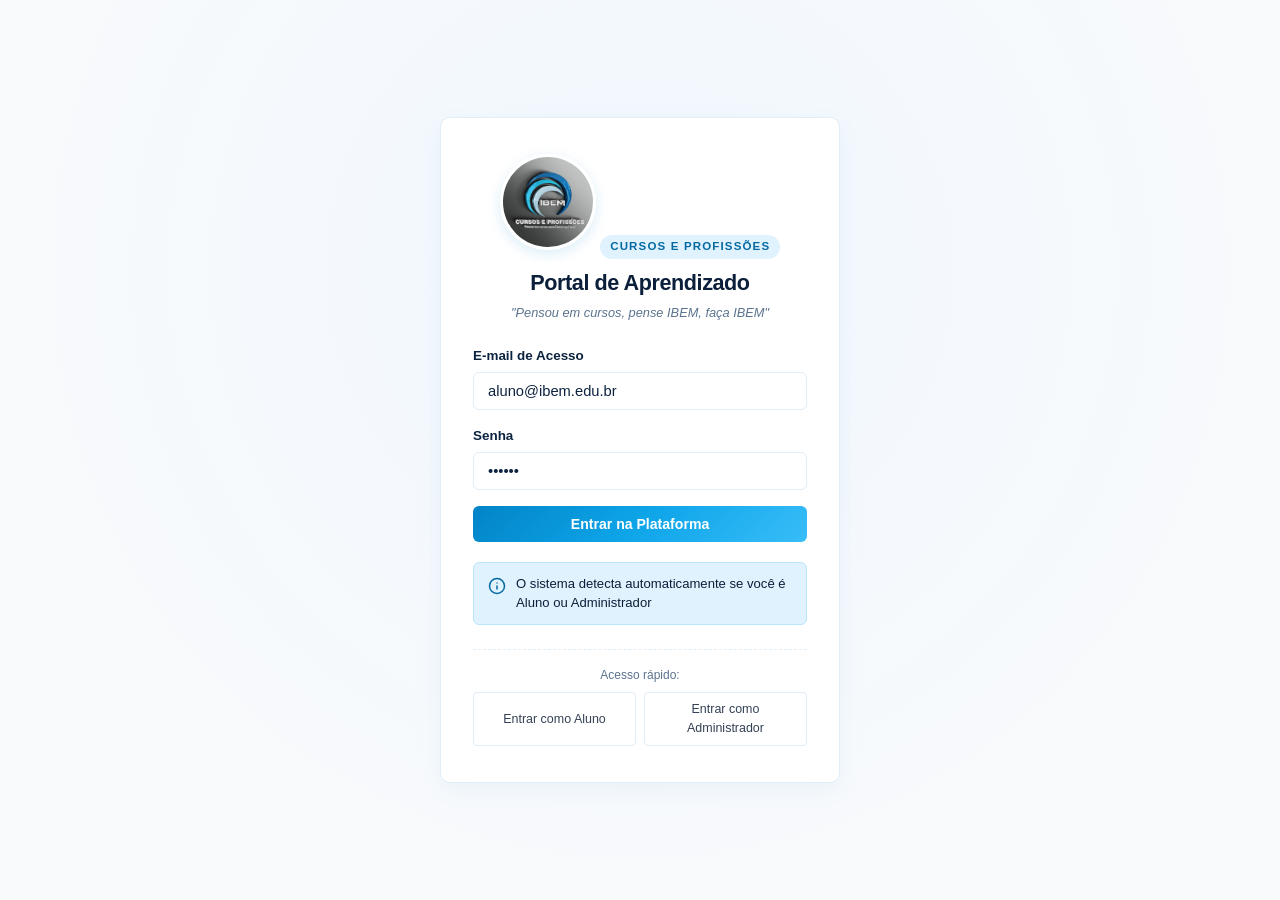
<file: index.html>
<!DOCTYPE html>
<html lang="pt-BR">
<head>
  <meta charset="UTF-8">
  <meta name="viewport" content="width=device-width, initial-scale=1.0">
  <title>Login — IBEM Cursos e Profissões</title>
  <meta name="description" content="Acesso ao portal de estudos do IBEM Cursos e Profissões. Pensou em cursos, pense IBEM, faça IBEM.">
  <link rel="stylesheet" href="styles.css">
  <link rel="icon" type="image/jpeg" href="assets/logo-ibem.jpg">
</head>
<body class="login-page-body">

  <!-- CONTAINER CENTRALIZADO DE LOGIN -->
  <main class="login-wrapper">
    <div class="login-card">
      
      <!-- CABEÇALHO DO CARD COM A LOGO OFICIAL IBEM -->
      <header class="login-header">
        <div class="login-logo-wrapper">
          <img src="assets/logo-ibem.jpg" alt="Logo IBEM Cursos e Profissões" class="login-logo-img">
        </div>
        <div class="brand-subtitle-tag">Cursos e Profissões</div>
        <h1 class="login-title">Portal de Aprendizado</h1>
        <p class="login-slogan">"Pensou em cursos, pense IBEM, faça IBEM"</p>
      </header>

      <!-- FORMULÁRIO DE LOGIN COM DETECÇÃO AUTOMÁTICA -->
      <form class="login-form" id="loginForm" onsubmit="event.preventDefault(); processLogin();">
        <div class="form-group">
          <label for="loginEmail" class="form-label">E-mail de Acesso</label>
          <input 
            type="email" 
            id="loginEmail" 
            class="form-input" 
            placeholder="aluno@ibem.edu.br ou admin@ibem.edu.br" 
            required 
            autocomplete="email"
            value="aluno@ibem.edu.br"
          >
        </div>

        <div class="form-group">
          <label for="loginPassword" class="form-label">Senha</label>
          <input 
            type="password" 
            id="loginPassword" 
            class="form-input" 
            placeholder="Digite sua senha cadastrada" 
            required 
            autocomplete="current-password"
            value="123456"
          >
        </div>

        <button type="submit" class="btn btn-primary btn-block" id="btnLoginSubmit">
          Entrar na Plataforma
        </button>
      </form>

      <!-- TEXTO AUXILIAR OBRIGATÓRIO CONFORME ESPECIFICAÇÃO -->
      <div class="login-helper-box" role="note">
        <svg class="icon icon-info" width="18" height="18" viewBox="0 0 24 24" fill="none" stroke="currentColor" stroke-width="2" stroke-linecap="round" stroke-linejoin="round" aria-hidden="true">
          <circle cx="12" cy="12" r="10"></circle>
          <line x1="12" y1="16" x2="12" y2="12"></line>
          <line x1="12" y1="8" x2="12.01" y2="8"></line>
        </svg>
        <p class="helper-text">
          O sistema detecta automaticamente se você é Aluno ou Administrador
        </p>
      </div>

      <!-- ATALHOS DIRETOS PARA FACILITAR NAVEGAÇÃO -->
      <div class="quick-access-box">
        <span class="quick-title">Acesso rápido:</span>
        <div class="quick-actions">
          <a href="aluno.html" class="btn-chip" style="text-align: center; text-decoration: none;">
            Entrar como Aluno
          </a>
          <a href="admin.html" class="btn-chip" style="text-align: center; text-decoration: none;">
            Entrar como Administrador
          </a>
        </div>
      </div>

    </div>
  </main>

  <!-- TOAST / NOTIFICAÇÃO -->
  <div class="toast-container" id="toastContainer" aria-live="polite"></div>

  <script src="app.js"></script>
</body>
</html>
</file>
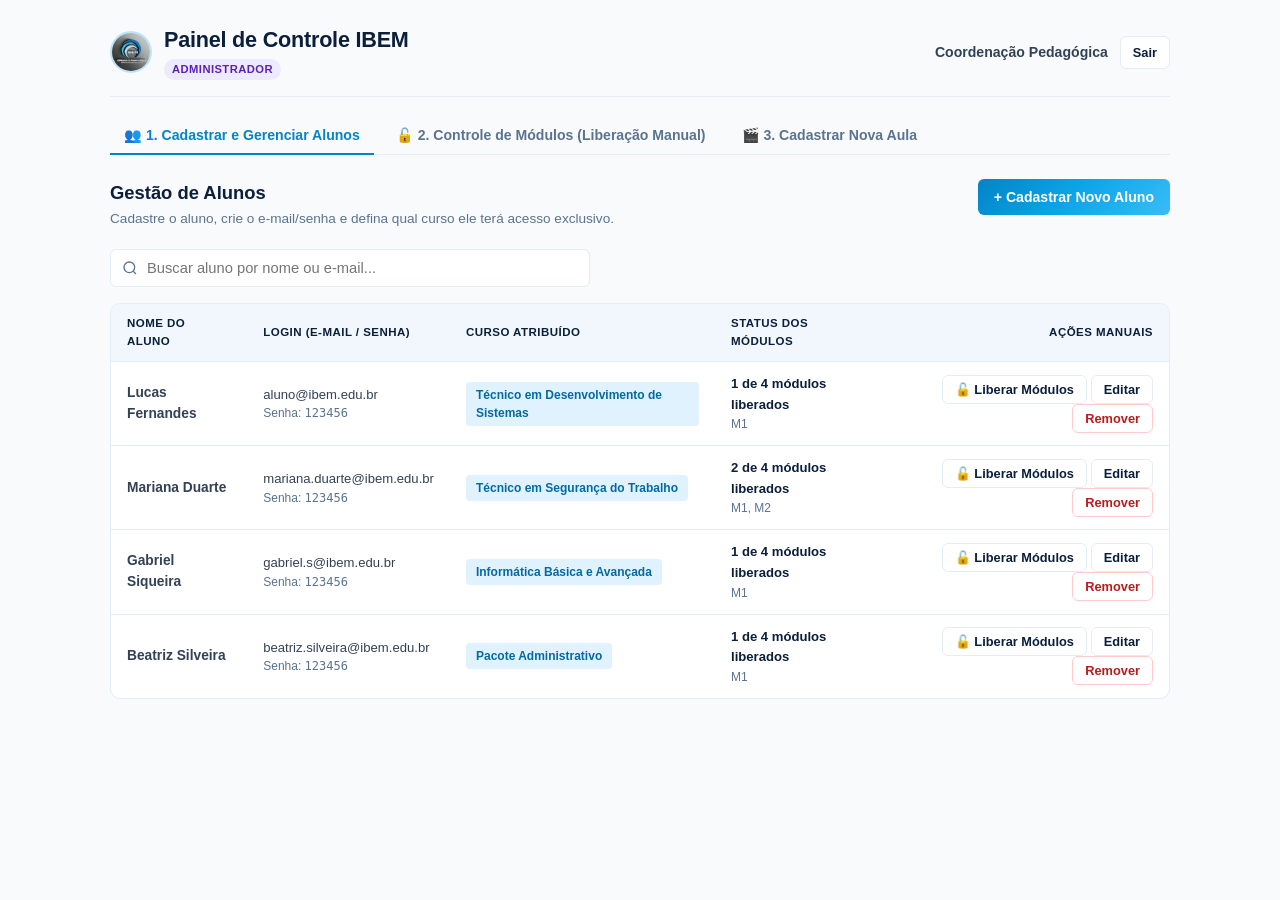
<file: admin.html>
<!DOCTYPE html>
<html lang="pt-BR">
<head>
  <meta charset="UTF-8">
  <meta name="viewport" content="width=device-width, initial-scale=1.0">
  <title>Administração — IBEM Cursos e Profissões</title>
  <meta name="description" content="Painel de Controle e Gestão Exclusiva do Administrador IBEM.">
  <link rel="stylesheet" href="styles.css">
  <link rel="icon" type="image/jpeg" href="assets/logo-ibem.jpg">
</head>
<body>

  <!-- ESTRUTURA PRINCIPAL DO PAINEL DO ADMINISTRADOR -->
  <div class="app-layout">
    
    <!-- BARRA SUPERIOR DO SISTEMA COM LOGO E SAÍDA -->
    <header class="app-header">
      <div class="app-header-left">
        <a href="admin.html" style="display: flex; align-items: center; text-decoration: none;">
          <img src="assets/logo-ibem.jpg" alt="Logo IBEM" class="app-header-logo">
        </a>
        <div>
          <span class="app-title">Painel de Controle IBEM</span>
          <span class="role-badge role-admin">Administrador</span>
        </div>
      </div>
      <div class="app-header-right">
        <span class="user-name">Coordenação Pedagógica</span>
        <a href="index.html" class="btn btn-secondary btn-sm" title="Encerrar sessão">
          Sair
        </a>
      </div>
    </header>

    <!-- MENU DE NAVEGAÇÃO INTERNO COM AS FUNÇÕES PRINCIPAIS -->
    <nav class="subnav" aria-label="Navegação Administrativa">
      <button type="button" class="subnav-tab active" data-tab="admin-alunos" id="tabAdminAlunos">
        👥 1. Cadastrar e Gerenciar Alunos
      </button>
      <button type="button" class="subnav-tab" data-tab="admin-modulos" id="tabAdminModulos">
        🔓 2. Controle de Módulos (Liberação Manual)
      </button>
      <button type="button" class="subnav-tab" data-tab="admin-aulas" id="tabAdminAulas">
        🎬 3. Cadastrar Nova Aula
      </button>
    </nav>

    <!-- CONTEÚDO PRINCIPAL DO PAINEL -->
    <main class="content-body">

      <!-- ============================================================== -->
      <!-- FUNÇÃO 1: CADASTRO E GESTÃO DE ALUNOS                          -->
      <!-- ============================================================== -->
      <section class="tab-pane active" id="pane-admin-alunos" aria-labelledby="titleAlunos">
        <div class="pane-header">
          <div>
            <h2 class="pane-title" id="titleAlunos">Gestão de Alunos</h2>
            <p class="pane-desc">Cadastre o aluno, crie o e-mail/senha e defina qual curso ele terá acesso exclusivo.</p>
          </div>
          <button type="button" class="btn btn-primary" onclick="openStudentModal()" id="btnOpenNewStudent">
            + Cadastrar Novo Aluno
          </button>
        </div>

        <!-- Barra de Busca -->
        <div class="filter-bar">
          <div class="search-input-wrapper" style="max-width: 480px;">
            <svg class="search-icon" width="16" height="16" viewBox="0 0 24 24" fill="none" stroke="currentColor" stroke-width="2"><circle cx="11" cy="11" r="8"></circle><line x1="21" y1="21" x2="16.65" y2="16.65"></line></svg>
            <input type="text" class="form-input form-input-search" id="searchStudentInput" placeholder="Buscar aluno por nome ou e-mail..." oninput="filterStudents()">
          </div>
        </div>

        <!-- Tabela Limpa de Alunos -->
        <div class="table-scroll-hint" aria-hidden="true">
          <span>⟵ Deslize para o lado para ver todas as informações e botões ⟶</span>
        </div>
        <div class="table-container">
          <table class="data-table" id="studentsTable">
            <thead>
              <tr>
                <th>Nome do Aluno</th>
                <th>Login (E-mail / Senha)</th>
                <th>Curso Atribuído</th>
                <th>Status dos Módulos</th>
                <th class="text-right">Ações Manuais</th>
              </tr>
            </thead>
            <tbody id="studentsTableBody">
              <!-- Renderizado via JavaScript (app.js) -->
            </tbody>
          </table>
        </div>
      </section>

      <!-- ============================================================== -->
      <!-- FUNÇÃO 2: CONTROLE DE MÓDULOS E LIBERAÇÃO MANUAL (CADEADO)     -->
      <!-- ============================================================== -->
      <section class="tab-pane" id="pane-admin-modulos" aria-labelledby="titleModulos">
        <div class="pane-header">
          <div>
            <h2 class="pane-title" id="titleModulos">Controle Manual de Módulos</h2>
            <p class="pane-desc">
              Tire o cadeado da tela do aluno com um clique. A liberação é manual e reflete imediatamente no Dashboard do estudante.
            </p>
          </div>
          <button type="button" class="btn btn-secondary btn-sm" onclick="switchToAdminTab('admin-aulas')" id="btnNewLesson">
            + Cadastrar Nova Aula
          </button>
        </div>

        <!-- Grade de Liberação Manual por Aluno -->
        <div id="moduleControlContainer" class="module-control-grid">
          <!-- Renderizado via JavaScript (app.js) com botões "Liberar Módulo X para Aluno Y" -->
        </div>
      </section>

      <!-- ============================================================== -->
      <!-- FUNÇÃO 3: CADASTRAR NOVA AULA (YOUTUBE + MATERIAL DIDÁTICO)    -->
      <!-- ============================================================== -->
      <section class="tab-pane" id="pane-admin-aulas" aria-labelledby="titleAulas">
        <div class="pane-header">
          <div>
            <h2 class="pane-title" id="titleAulas">Cadastrar Nova Aula</h2>
            <p class="pane-desc">
              Adicione aulas com link do YouTube e resumo didático. O conteúdo fica salvo no sistema e será carregado dinamicamente para os alunos daquele curso.
            </p>
          </div>
        </div>

        <!-- FORMULÁRIO LIMPO DE CADASTRO DE AULA -->
        <div class="section-box" style="margin-bottom: 24px;">
          <form id="adminLessonForm" onsubmit="event.preventDefault(); saveAdminLesson();">
            <div class="form-row-2col">
              <div class="form-group">
                <label class="form-label" for="formAdminLessonCourse">Selecionar o Curso:</label>
                <select id="formAdminLessonCourse" class="form-select" required>
                  <!-- Populado dinamicamente -->
                </select>
              </div>

              <div class="form-group">
                <label class="form-label" for="formAdminLessonModule">Módulo do Curso:</label>
                <select id="formAdminLessonModule" class="form-select" required>
                  <option value="1">Módulo 1</option>
                  <option value="2">Módulo 2</option>
                  <option value="3">Módulo 3</option>
                  <option value="4">Módulo 4</option>
                </select>
              </div>
            </div>

            <div class="form-group">
              <label class="form-label" for="formAdminLessonTitle">Título da Aula:</label>
              <input 
                type="text" 
                id="formAdminLessonTitle" 
                class="form-input" 
                placeholder="Ex.: Aula 1: Primeiros Passos e Conceitos Fundamentais" 
                required
              >
            </div>

            <div class="form-group">
              <label class="form-label" for="formAdminLessonVideo">Link do Vídeo (Focado em links do YouTube):</label>
              <input 
                type="text" 
                id="formAdminLessonVideo" 
                class="form-input" 
                placeholder="Ex.: https://www.youtube.com/watch?v=... ou https://youtu.be/..." 
                required
              >
              <span style="font-size:0.75rem; color:var(--text-muted); margin-top:2px;">
                Aceita links normais do YouTube, links curtos (youtu.be) ou links incorporados (embed).
              </span>
            </div>

            <div class="form-group">
              <label class="form-label" for="formAdminLessonContent">Resumo / Material da Aula:</label>
              <textarea 
                id="formAdminLessonContent" 
                class="form-textarea" 
                rows="6" 
                placeholder="Escreva aqui o conteúdo didático, instruções, tópicos e conceitos práticos que o aluno lerá nesta aula..." 
                required
              ></textarea>
            </div>

            <div style="display: flex; justify-content: flex-end; margin-top: 18px;">
              <button type="submit" class="btn btn-primary btn-lg" id="btnSaveAdminLesson">
                Salvar Aula
              </button>
            </div>
          </form>
        </div>

        <!-- LISTA DAS AULAS CADASTRADAS NO LOCALSTORAGE -->
        <div class="pane-header" style="margin-top: 36px;">
          <div>
            <h3 class="pane-title" style="font-size: 1.15rem;">Aulas Cadastradas no Sistema</h3>
            <p class="pane-desc">Lista de todas as aulas salvas no sistema e disponíveis para os alunos.</p>
          </div>
        </div>

        <div class="table-scroll-hint" aria-hidden="true">
          <span>⟵ Deslize para o lado para ver todas as informações e botões ⟶</span>
        </div>
        <div class="table-container">
          <table class="data-table" id="adminLessonsTable">
            <thead>
              <tr>
                <th>Curso &amp; Módulo</th>
                <th>Título da Aula</th>
                <th>Vídeo do YouTube</th>
                <th class="text-right">Ações</th>
              </tr>
            </thead>
            <tbody id="adminLessonsTableBody">
              <!-- Renderizado via app.js -->
            </tbody>
          </table>
        </div>
      </section>

    </main>
  </div>

  <!-- MODAL: CADASTRAR OU EDITAR ALUNO (NOME, E-MAIL, SENHA E CURSO) -->
  <div class="modal-backdrop" id="studentModal" role="dialog" aria-modal="true" aria-labelledby="modalStudentTitle">
    <div class="modal-box" style="max-width: 500px;">
      <div class="modal-header">
        <h3 class="modal-title" id="modalStudentTitle">Cadastrar Novo Aluno</h3>
        <button type="button" class="btn-close" onclick="closeStudentModal()" aria-label="Fechar modal">✕</button>
      </div>
      <form id="studentForm" onsubmit="event.preventDefault(); saveStudent();">
        <input type="hidden" id="studentEditId">
        
        <div class="form-group">
          <label class="form-label" for="formStudentName">Nome Completo</label>
          <input type="text" id="formStudentName" class="form-input" required placeholder="Ex.: Lucas Fernandes da Silva">
        </div>
        
        <div class="form-group">
          <label class="form-label" for="formStudentEmail">E-mail de Acesso (Login)</label>
          <input type="email" id="formStudentEmail" class="form-input" required placeholder="Ex.: aluno@ibem.edu.br">
        </div>

        <div class="form-group">
          <label class="form-label" for="formStudentPassword">Senha de Acesso</label>
          <input type="text" id="formStudentPassword" class="form-input" required placeholder="Ex.: 123456" value="123456">
          <span style="font-size:0.75rem; color:var(--text-muted); margin-top:2px;">
            Defina uma senha simples para o aluno acessar a plataforma.
          </span>
        </div>

        <!-- SELEÇÃO OBRIGATÓRIA DO CURSO -->
        <div class="form-group">
          <label class="form-label" for="formStudentCourse">Curso que o Aluno Terá Acesso</label>
          <select id="formStudentCourse" class="form-select" onchange="onCourseSelectChanged()" required>
            <!-- Populado dinamicamente com cursos oficiais IBEM -->
          </select>
        </div>

        <!-- MÓDULOS LIBERADOS INICIALMENTE -->
        <div class="form-group">
          <label class="form-label">Módulos Liberados Inicialmente:</label>
          <div id="moduleCheckboxesContainer" class="checkboxes-module-list">
            <!-- Checkboxes dinâmicos do curso selecionado -->
          </div>
          <span style="font-size:0.75rem; color:var(--text-muted); margin-top:2px;">
            Módulos desmarcados aparecerão bloqueados com cadeado para o aluno até que você libere manualmente.
          </span>
        </div>

        <div class="modal-actions" style="margin-top:20px;">
          <button type="button" class="btn btn-secondary" onclick="closeStudentModal()">Cancelar</button>
          <button type="submit" class="btn btn-primary" id="btnSaveStudent">Salvar Matrícula</button>
        </div>
      </form>
    </div>
  </div>



  <!-- TOAST / NOTIFICAÇÃO -->
  <div class="toast-container" id="toastContainer" aria-live="polite"></div>

  <script src="app.js"></script>
</body>
</html>
</file>
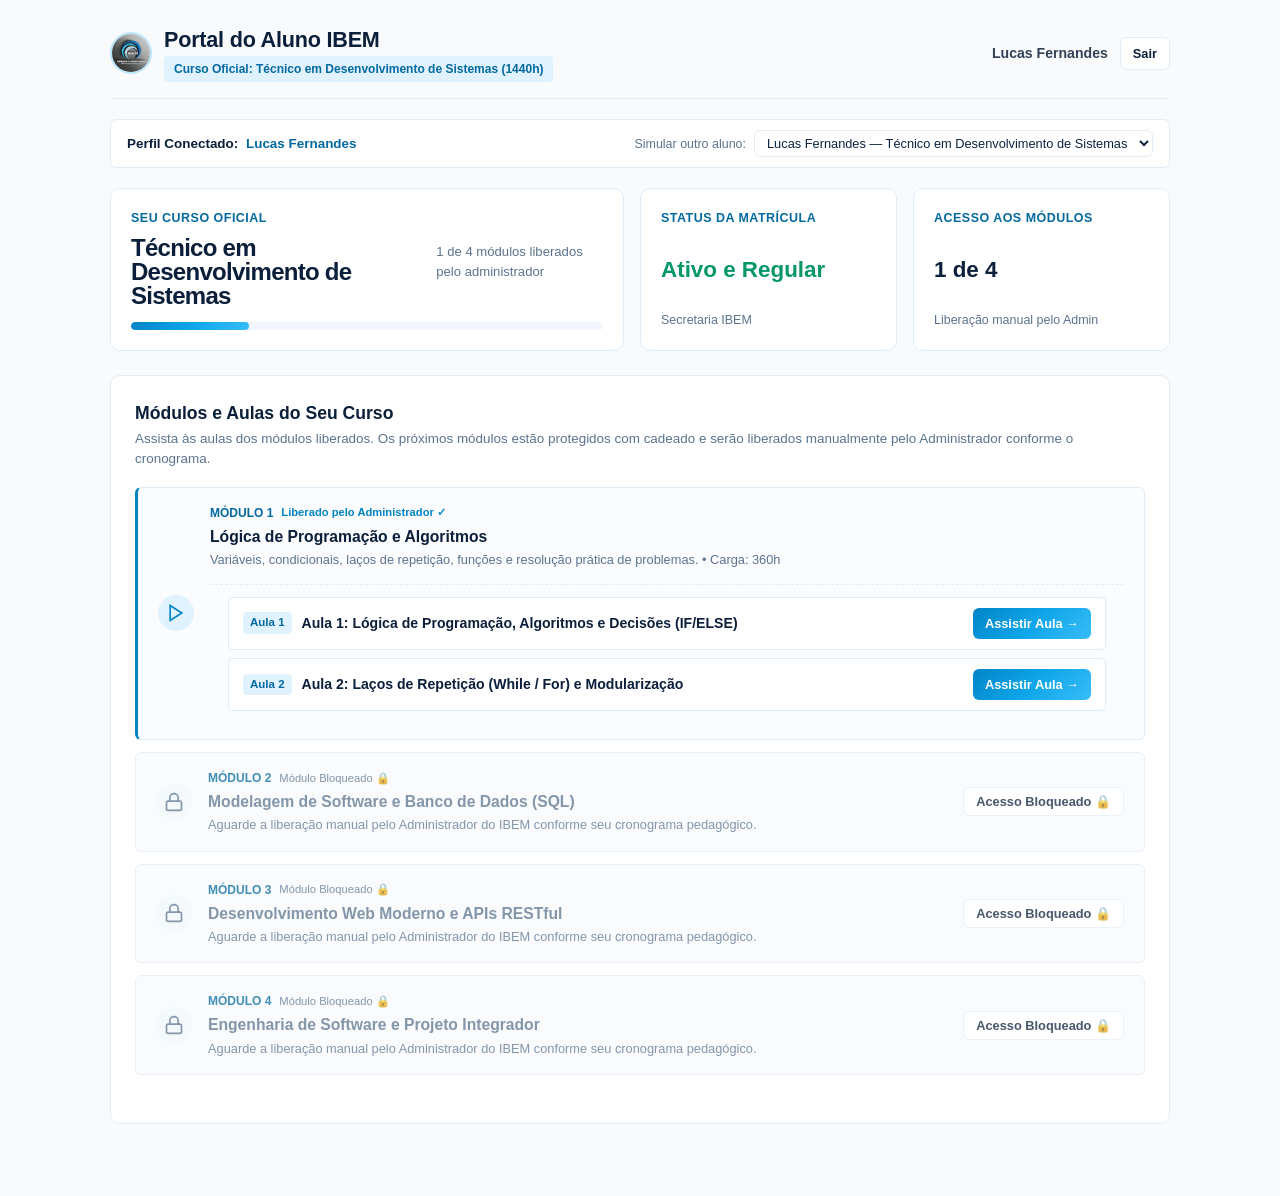
<file: aluno.html>
<!DOCTYPE html>
<html lang="pt-BR">
<head>
  <meta charset="UTF-8">
  <meta name="viewport" content="width=device-width, initial-scale=1.0">
  <title>Área do Aluno — IBEM Cursos e Profissões</title>
  <meta name="description" content="Portal de Estudos do Aluno no IBEM Cursos e Profissões.">
  <link rel="stylesheet" href="styles.css">
  <link rel="icon" type="image/jpeg" href="assets/logo-ibem.jpg">
</head>
<body>

  <!-- ESTRUTURA PRINCIPAL DO DASHBOARD DO ALUNO -->
  <div class="app-layout">
    
    <!-- BARRA SUPERIOR DO ALUNO COM LOGO E SAÍDA (SEM CATÁLOGO OU CHECKOUT) -->
    <header class="app-header">
      <div class="app-header-left">
        <a href="aluno.html" style="display: flex; align-items: center; text-decoration: none;">
          <img src="assets/logo-ibem.jpg" alt="Logo IBEM" class="app-header-logo">
        </a>
        <div>
          <span class="app-title">Portal do Aluno IBEM</span>
          <span class="course-badge-highlight" id="studentEnrolledCourseBadge">Curso: Carregando...</span>
        </div>
      </div>
      <div class="app-header-right">
        <span class="user-name" id="studentDisplayName">Lucas Fernandes</span>
        <a href="index.html" class="btn btn-secondary btn-sm" title="Encerrar sessão">
          Sair
        </a>
      </div>
    </header>

    <!-- CONTEÚDO PRINCIPAL DO ALUNO -->
    <main class="content-body">
      
      <!-- SELETOR DE PERFIL PARA TESTAR OUTROS ALUNOS INSTANTANEAMENTE -->
      <div id="studentSwitcherContainer"></div>
      
      <!-- RESUMO DA MATRÍCULA E PROGRESSO -->
      <section class="metric-card-grid" aria-labelledby="metricTitle">
        <div class="metric-card main-metric">
          <div class="metric-info">
            <span class="metric-label" id="metricTitle">Seu Curso Oficial</span>
            <div class="metric-number-row">
              <span class="metric-value" id="studentProgressPct" style="font-size: 1.5rem;">Carregando...</span>
              <span class="metric-caption" id="studentProgressCaption">módulos liberados pela coordenação</span>
            </div>
          </div>
          
          <div class="progress-bar-track" role="progressbar" aria-valuenow="50" aria-valuemin="0" aria-valuemax="100">
            <div class="progress-bar-fill" id="studentProgressBar" style="width: 25%;"></div>
          </div>
        </div>

        <div class="metric-card sub-metric">
          <span class="metric-label">Status da Matrícula</span>
          <span class="metric-value-sm" style="color: var(--color-success);">Ativo e Regular</span>
          <span class="metric-subtext">Secretaria IBEM</span>
        </div>

        <div class="metric-card sub-metric">
          <span class="metric-label">Acesso aos Módulos</span>
          <span class="metric-value-sm" id="studentModulesStat">1 de 4</span>
          <span class="metric-subtext">Liberação manual pelo Admin</span>
        </div>
      </section>

      <!-- TRILHA DE APRENDIZADO DO CURSO ATRIBUÍDO PELO ADMIN -->
      <section class="section-box" aria-labelledby="trilhaTitle">
        <div class="section-header flex-between">
          <div>
            <h2 class="section-title" id="trilhaTitle">Módulos e Aulas do Seu Curso</h2>
            <p class="section-desc">
              Assista às aulas dos módulos liberados. Os próximos módulos estão protegidos com cadeado e serão liberados manualmente pelo Administrador conforme o cronograma.
            </p>
          </div>
        </div>

        <!-- LISTA DE MÓDULOS (LIBERADOS VS BLOQUEADOS COM CADEADO) -->
        <div class="learning-track" id="studentModulesTrack">
          <!-- Renderizado dinamicamente pelo app.js estritamente com base no curso e nos módulos liberados -->
        </div>

      </section>

    </main>
  </div>

  <!-- TOAST / NOTIFICAÇÃO -->
  <div class="toast-container" id="toastContainer" aria-live="polite"></div>

  <script src="app.js"></script>
</body>
</html>
</file>
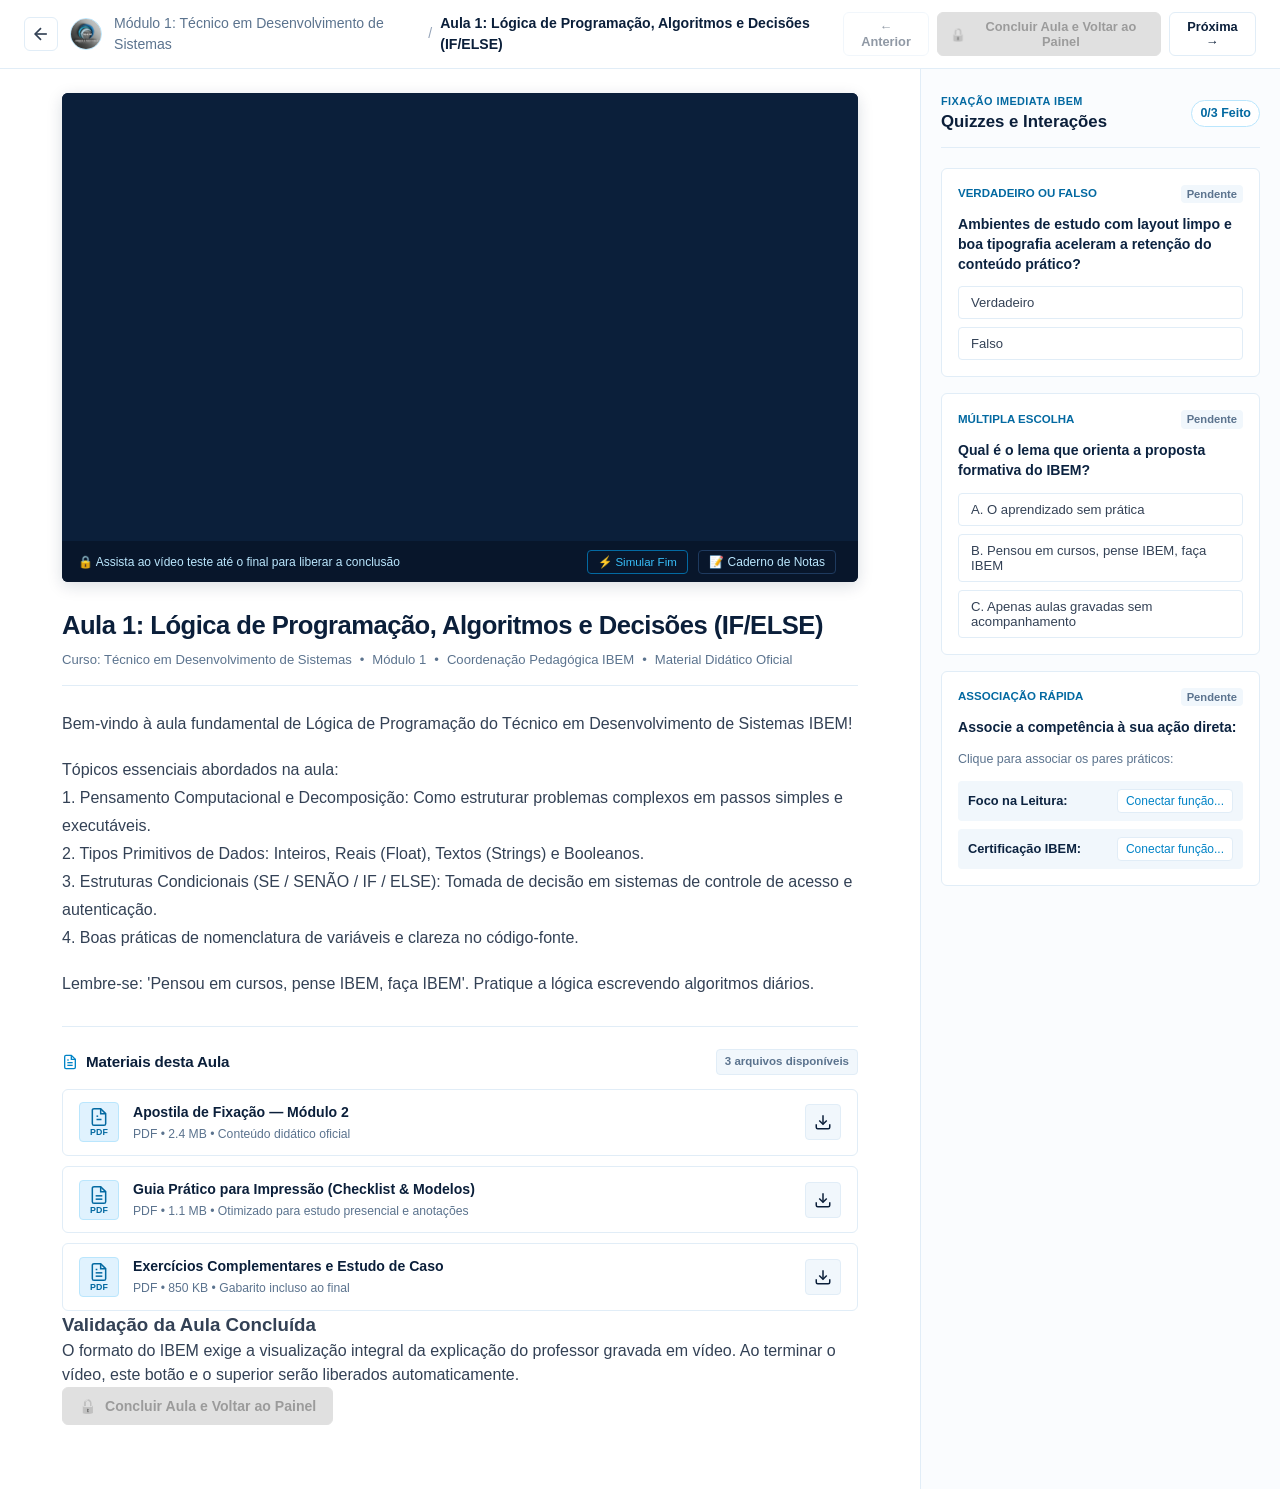
<file: aula.html>
<!DOCTYPE html>
<html lang="pt-BR">
<head>
  <meta charset="UTF-8">
  <meta name="viewport" content="width=device-width, initial-scale=1.0">
  <title>Sala de Aula Interativa — IBEM Cursos e Profissões</title>
  <meta name="description" content="Ambiente de estudos interativo com foco total em leitura, usabilidade e exercícios de fixação.">
  <link rel="stylesheet" href="styles.css">
  <link rel="icon" type="image/jpeg" href="assets/logo-ibem.jpg">
</head>
<body class="classroom-page-body">

  <div class="classroom-layout">
    
    <!-- BARRA SUPERIOR DA SALA DE AULA COM NAVEGAÇÃO REAL -->
    <header class="classroom-navbar">
      <div class="classroom-nav-left">
        <!-- BOTÃO REAL PARA RETORNAR AO DASHBOARD DO ALUNO -->
        <a href="aluno.html" class="btn-icon" title="Voltar ao Dashboard do Aluno">
          <svg width="20" height="20" viewBox="0 0 24 24" fill="none" stroke="currentColor" stroke-width="2" aria-hidden="true"><line x1="19" y1="12" x2="5" y2="12"></line><polyline points="12 19 5 12 12 5"></polyline></svg>
        </a>
        <a href="aluno.html" style="display: flex; align-items: center; text-decoration: none;">
          <img src="assets/logo-ibem.jpg" alt="IBEM" class="classroom-bar-logo">
        </a>
        <nav class="classroom-crumbs" aria-label="Hierarquia da Aula">
          <span class="crumb-module" id="classroomModuleBreadcrumb">Módulo 1</span>
          <span class="crumb-separator">/</span>
          <span class="crumb-lesson" id="classroomTitle">Carregando Aula...</span>
        </nav>
      </div>
      <div class="classroom-nav-right">
        <button type="button" class="btn btn-secondary btn-sm" id="btnPrevLesson" onclick="goToAdjacentLesson(-1)">
          ← Anterior
        </button>
        <button 
          type="button" 
          class="btn btn-primary btn-sm btn-classroom-complete" 
          id="btnMarkClassDone" 
          onclick="completeCurrentLesson()" 
          disabled
          title="Assista à explicação até o fim para liberar a conclusão da aula"
        >
          <span class="btn-lock-icon" id="btnLockIcon">🔒</span>
          <span id="btnCompleteText">Concluir Aula e Voltar ao Painel</span>
        </button>
        <button type="button" class="btn btn-secondary btn-sm" id="btnNextLesson" onclick="goToAdjacentLesson(1)">
          Próxima →
        </button>
      </div>
    </header>

    <!-- DIVISÃO PRINCIPAL: 70% CONTEÚDO | 30% INTERATIVO -->
    <main class="classroom-grid">
      
      <!-- ESPAÇO PRINCIPAL PARA O CONTEÚDO (70%) -->
      <section class="classroom-main-content">
        
        <!-- Player de Vídeo Dinâmico (YouTube IFrame Player API) -->
        <div class="player-container">
          <div class="video-responsive-wrapper" id="videoResponsiveWrapper">
            <!-- Estrutura dinâmica para a API do YouTube (Vídeo Teste EW1iP4IQTTg) -->
            <div id="player" data-video-id="EW1iP4IQTTg"></div>
            <!-- Fallback quando nenhum link for fornecido -->
            <div id="videoPlaceholderFallback" class="video-placeholder" style="display: none;">
              <div class="video-play-btn">
                <svg width="32" height="32" viewBox="0 0 24 24" fill="currentColor"><polygon points="6 3 20 12 6 21 6 3"></polygon></svg>
              </div>
              <div class="video-overlay-info">
                <span class="video-tag" id="videoFallbackTag">Vídeo em processamento pelo professor</span>
              </div>
            </div>
          </div>
          <div class="player-controls-bar">
            <div class="player-buttons">
              <span style="color:#bae6fd; font-size:0.75rem;" id="playerStatusIndicator">🔒 Assista ao vídeo teste até o final para liberar a conclusão</span>
            </div>
            <div class="player-tools">
              <button type="button" class="btn-control btn-test-sim" onclick="simulateVideoEnded()" title="Atalho para testes: simular término da aula">⚡ Simular Fim</button>
              <button type="button" class="btn-control" onclick="alert('Anotação registrada com sucesso no seu caderno digital!')">📝 Caderno de Notas</button>
            </div>
          </div>

          <!-- Alerta na Tela quando a Explicação for Finalizada (Requisito 4) -->
          <div id="lessonCompletionAlert" class="lesson-alert-banner" style="display: none;" role="alert">
            <div class="lesson-alert-left">
              <div class="lesson-alert-icon-box">✓</div>
              <div class="lesson-alert-text">
                <strong class="lesson-alert-title">Explicação concluída!</strong>
                <span class="lesson-alert-msg">Você já pode marcar esta aula como finalizada.</span>
              </div>
            </div>
            <button type="button" class="btn btn-primary btn-sm" onclick="completeCurrentLesson()">
              Concluir Aula e Voltar ao Painel ✓
            </button>
          </div>
        </div>

        <!-- Texto Instrucional e Resumo Cadastrado pelo Administrador -->
        <article class="lesson-article">
          <h1 class="article-title" id="articleTitle">Carregando Aula...</h1>
          <div class="article-meta">
            <span id="lessonCourseTag">Curso IBEM</span>
            <span>•</span>
            <span id="lessonModuleTag">Módulo 1</span>
            <span>•</span>
            <span>Coordenação Pedagógica IBEM</span>
            <span>•</span>
            <span>Material Didático Oficial</span>
          </div>

          <div class="article-body" id="articleBody">
            <p>Carregando conteúdo da aula...</p>
          </div>
        </article>

        <!-- SEÇÃO: MATERIAL DE APOIO E DOWNLOADS (PDFS E DOCUMENTOS) -->
        <section class="lesson-materials-section" aria-labelledby="materialsHeading">
          <div class="materials-header">
            <div class="materials-title-wrap">
              <svg class="materials-header-icon" width="16" height="16" viewBox="0 0 24 24" fill="none" stroke="currentColor" stroke-width="2" aria-hidden="true">
                <path d="M14 2H6a2 2 0 0 0-2 2v16a2 2 0 0 0 2 2h12a2 2 0 0 0 2-2V8z"></path>
                <polyline points="14 2 14 8 20 8"></polyline>
                <line x1="16" y1="13" x2="8" y2="13"></line>
                <line x1="16" y1="17" x2="8" y2="17"></line>
                <polyline points="10 9 9 9 8 9"></polyline>
              </svg>
              <h2 class="materials-title" id="materialsHeading">Materiais desta Aula</h2>
            </div>
            <span class="materials-count-badge">3 arquivos disponíveis</span>
          </div>

          <div class="materials-list">
            
            <!-- Item 1: Apostila de Fixação (PDF) -->
            <div class="material-download-card">
              <div class="material-icon-box" aria-hidden="true">
                <svg class="material-file-svg" width="20" height="20" viewBox="0 0 24 24" fill="none" stroke="currentColor" stroke-width="1.8">
                  <path d="M14 2H6a2 2 0 0 0-2 2v16a2 2 0 0 0 2 2h12a2 2 0 0 0 2-2V8z"></path>
                  <polyline points="14 2 14 8 20 8"></polyline>
                  <path d="M9 15h6"></path>
                  <path d="M9 11h2"></path>
                </svg>
                <span class="file-type-pill">PDF</span>
              </div>

              <div class="material-info">
                <h3 class="material-name">Apostila de Fixação — Módulo 2</h3>
                <span class="material-meta">PDF • 2.4 MB • Conteúdo didático oficial</span>
              </div>

              <button type="button" class="btn-download-icon" title="Baixar Apostila de Fixação (PDF 2.4 MB)" onclick="showToast('Iniciando download: Apostila de Fixação - Módulo 2 (PDF)...')">
                <svg width="18" height="18" viewBox="0 0 24 24" fill="none" stroke="currentColor" stroke-width="2" aria-hidden="true">
                  <path d="M21 15v4a2 2 0 0 1-2 2H5a2 2 0 0 1-2-2v-4"></path>
                  <polyline points="7 10 12 15 17 10"></polyline>
                  <line x1="12" y1="15" x2="12" y2="3"></line>
                </svg>
                <span class="sr-only">Baixar Apostila</span>
              </button>
            </div>

            <!-- Item 2: Guia Prático para Impressão (PDF) -->
            <div class="material-download-card">
              <div class="material-icon-box" aria-hidden="true">
                <svg class="material-file-svg" width="20" height="20" viewBox="0 0 24 24" fill="none" stroke="currentColor" stroke-width="1.8">
                  <path d="M14 2H6a2 2 0 0 0-2 2v16a2 2 0 0 0 2 2h12a2 2 0 0 0 2-2V8z"></path>
                  <polyline points="14 2 14 8 20 8"></polyline>
                  <line x1="16" y1="13" x2="8" y2="13"></line>
                  <line x1="16" y1="17" x2="8" y2="17"></line>
                </svg>
                <span class="file-type-pill">PDF</span>
              </div>

              <div class="material-info">
                <h3 class="material-name">Guia Prático para Impressão (Checklist &amp; Modelos)</h3>
                <span class="material-meta">PDF • 1.1 MB • Otimizado para estudo presencial e anotações</span>
              </div>

              <button type="button" class="btn-download-icon" title="Baixar Guia Prático para Impressão (PDF 1.1 MB)" onclick="showToast('Iniciando download: Guia Prático para Impressão (PDF)...')">
                <svg width="18" height="18" viewBox="0 0 24 24" fill="none" stroke="currentColor" stroke-width="2" aria-hidden="true">
                  <path d="M21 15v4a2 2 0 0 1-2 2H5a2 2 0 0 1-2-2v-4"></path>
                  <polyline points="7 10 12 15 17 10"></polyline>
                  <line x1="12" y1="15" x2="12" y2="3"></line>
                </svg>
                <span class="sr-only">Baixar Guia</span>
              </button>
            </div>

            <!-- Item 3: Caderno de Exercícios Complementares -->
            <div class="material-download-card">
              <div class="material-icon-box" aria-hidden="true">
                <svg class="material-file-svg" width="20" height="20" viewBox="0 0 24 24" fill="none" stroke="currentColor" stroke-width="1.8">
                  <path d="M14 2H6a2 2 0 0 0-2 2v16a2 2 0 0 0 2 2h12a2 2 0 0 0 2-2V8z"></path>
                  <polyline points="14 2 14 8 20 8"></polyline>
                  <line x1="16" y1="13" x2="8" y2="13"></line>
                  <line x1="16" y1="17" x2="8" y2="17"></line>
                  <polyline points="10 9 9 9 8 9"></polyline>
                </svg>
                <span class="file-type-pill">PDF</span>
              </div>

              <div class="material-info">
                <h3 class="material-name">Exercícios Complementares e Estudo de Caso</h3>
                <span class="material-meta">PDF • 850 KB • Gabarito incluso ao final</span>
              </div>

              <button type="button" class="btn-download-icon" title="Baixar Exercícios Complementares (PDF 850 KB)" onclick="showToast('Iniciando download: Exercícios Complementares (PDF)...')">
                <svg width="18" height="18" viewBox="0 0 24 24" fill="none" stroke="currentColor" stroke-width="2" aria-hidden="true">
                  <path d="M21 15v4a2 2 0 0 1-2 2H5a2 2 0 0 1-2-2v-4"></path>
                  <polyline points="7 10 12 15 17 10"></polyline>
                  <line x1="12" y1="15" x2="12" y2="3"></line>
                </svg>
                <span class="sr-only">Baixar Exercícios</span>
              </button>
            </div>

          </div>
        </section>

        <!-- BLOCO DE CONCLUSÃO DA AULA (AO TÉRMINO DOS ESTUDOS) -->
        <div class="lesson-finish-card">
          <div class="lesson-finish-info">
            <h3 class="lesson-finish-title">Validação da Aula Concluída</h3>
            <p class="lesson-finish-desc" id="lessonFinishDesc">
              O formato do IBEM exige a visualização integral da explicação do professor gravada em vídeo. Ao terminar o vídeo, este botão e o superior serão liberados automaticamente.
            </p>
          </div>
          <button 
            type="button" 
            class="btn btn-primary btn-classroom-complete" 
            id="btnMarkClassDoneFooter" 
            onclick="completeCurrentLesson()" 
            disabled
            title="Assista à explicação até o fim para liberar a conclusão"
          >
            <span class="btn-lock-icon" id="btnFooterLockIcon">🔒</span>
            <span>Concluir Aula e Voltar ao Painel</span>
          </button>
        </div>

      </section>

      <!-- ÁREA DEDICADA PARA PEQUENOS QUIZZES E INTERAÇÕES RÁPIDAS (30%) -->
      <aside class="classroom-interactive-sidebar" id="quizzes" aria-label="Atividades Interativas">
        <div class="sidebar-header">
          <div class="sidebar-title-group">
            <span class="sidebar-badge">Fixação Imediata IBEM</span>
            <h2 class="sidebar-title" style="font-size: 1.05rem;">Quizzes e Interações</h2>
          </div>
          <span class="quiz-score" id="quizScoreText">0/3 Feito</span>
        </div>

        <div class="quiz-container">
          
          <!-- QUIZ 1: VERDADEIRO OU FALSO -->
          <div class="interactive-card" id="quiz-tf">
            <div class="card-badge-row">
              <span class="card-type-tag">Verdadeiro ou Falso</span>
              <span class="status-pill" id="badge-tf">Pendente</span>
            </div>
            <h3 class="card-question">
              Ambientes de estudo com layout limpo e boa tipografia aceleram a retenção do conteúdo prático?
            </h3>
            <div class="tf-options">
              <button type="button" class="btn-option" onclick="answerTF(true, this)">
                Verdadeiro
              </button>
              <button type="button" class="btn-option" onclick="answerTF(false, this)">
                Falso
              </button>
            </div>
            <div class="feedback-box" id="feedback-tf"></div>
          </div>

          <!-- QUIZ 2: MÚLTIPLA ESCOLHA -->
          <div class="interactive-card" id="quiz-mc">
            <div class="card-badge-row">
              <span class="card-type-tag">Múltipla Escolha</span>
              <span class="status-pill" id="badge-mc">Pendente</span>
            </div>
            <h3 class="card-question">
              Qual é o lema que orienta a proposta formativa do IBEM?
            </h3>
            <div class="mc-options">
              <button type="button" class="btn-option btn-mc" onclick="answerMC(1, this)">
                A. O aprendizado sem prática
              </button>
              <button type="button" class="btn-option btn-mc" onclick="answerMC(2, this)">
                B. Pensou em cursos, pense IBEM, faça IBEM
              </button>
              <button type="button" class="btn-option btn-mc" onclick="answerMC(3, this)">
                C. Apenas aulas gravadas sem acompanhamento
              </button>
            </div>
            <div class="feedback-box" id="feedback-mc"></div>
          </div>

          <!-- QUIZ 3: ASSOCIAÇÃO RÁPIDA -->
          <div class="interactive-card" id="quiz-match">
            <div class="card-badge-row">
              <span class="card-type-tag">Associação Rápida</span>
              <span class="status-pill" id="badge-match">Pendente</span>
            </div>
            <h3 class="card-question">
              Associe a competência à sua ação direta:
            </h3>
            <p class="match-desc">Clique para associar os pares práticos:</p>

            <div class="match-game" id="matchGameContainer">
              <div class="match-term-row">
                <span class="match-term">Foco na Leitura:</span>
                <button type="button" class="btn-match" onclick="resolveMatch(this, 'Reduz ruído visual')">
                  Conectar função...
                </button>
              </div>
              <div class="match-term-row">
                <span class="match-term">Certificação IBEM:</span>
                <button type="button" class="btn-match" onclick="resolveMatch(this, 'Comprova qualificação')">
                  Conectar função...
                </button>
              </div>
            </div>
            <div class="feedback-box" id="feedback-match"></div>
          </div>

        </div>
      </aside>

    </main>
  </div>

  <!-- TOAST / NOTIFICAÇÃO -->
  <div class="toast-container" id="toastContainer" aria-live="polite"></div>

  <!-- YouTube IFrame Player API e Lógica da Aplicação -->
  <script src="https://www.youtube.com/iframe_api"></script>
  <script src="app.js"></script>
</body>
</html>
</file>
<file: styles.css>
/* ==========================================================================
   DESIGN SYSTEM OFICIAL — IBEM CURSOS E PROFISSÕES
   "Pensou em cursos, pense IBEM, faça IBEM"
   Cores: Azul Oceano (#0284c7), Azul Ciano (#0ea5e9), Azul Gelo (#e0f2fe),
   Grafite Metálico (#1e293b) e Branco Puro (#ffffff).
   Foco rigoroso: Usabilidade, Legibilidade, Minimalismo e Fundos Limpos.
   ========================================================================== */

:root {
  /* Paleta Oficial Extraída da Logo IBEM */
  --ibem-navy: #0b1f3a;            /* Títulos de alta ênfase (azul meia-noite profundo) */
  --ibem-blue-deep: #0369a1;       /* Arco externo: Azul oceano intenso */
  --ibem-blue-primary: #0284c7;    /* Azul principal das ações e marca */
  --ibem-blue-cyan: #0ea5e9;       /* Arco intermediário: Ciano vibrante */
  --ibem-blue-light: #38bdf8;      /* Arco interno: Azul celeste límpido */
  --ibem-blue-ice: #e0f2fe;        /* Fundo de tags e destaques suaves */
  --ibem-blue-subtle: #f0f7fd;     /* Fundo de seções e tabelas */
  
  /* Gradiente das 3 Ondas da Logo IBEM */
  --ibem-gradient: linear-gradient(135deg, #0284c7 0%, #0ea5e9 50%, #38bdf8 100%);
  --ibem-gradient-subtle: linear-gradient(180deg, #f0f7fd 0%, #ffffff 100%);

  /* Superfícies e Fundos Limpos */
  --bg-page: #f8fafc;              /* Fundo geral neutro e limpo */
  --bg-surface: #ffffff;           /* Superfície de cards e caixas */
  --bg-subtle: #f1f7fc;            /* Fundo suave para descanso visual */
  --bg-hover: #e2effa;
  
  /* Bordas Sutis */
  --border-light: #e1edf7;         /* Linhas finas e discretas */
  --border-focus: #0284c7;         /* Borda de foco nos campos */
  --border-active: #bae6fd;

  /* Escala Tipográfica de Alto Contraste */
  --text-main: #0c2340;            /* Leitura de alto contraste */
  --text-body: #334155;            /* Texto corrido sem fadiga ocular */
  --text-muted: #5b738e;           /* Metadados e legendas */
  --text-light: #94a3b8;

  /* Cores de Ação e Feedback */
  --color-primary: #0284c7;
  --color-primary-hover: #0369a1;
  --color-action: #0ea5e9;
  
  --color-success: #059669;
  --color-success-bg: #ecfdf5;
  --color-success-border: #a7f3d0;

  --color-warning: #b45309;
  --color-warning-bg: #fffbeb;
  --color-warning-border: #fde68a;

  --color-danger: #b91c1c;
  --color-danger-bg: #fef2f2;
  --color-danger-border: #fecaca;

  /* Espaçamentos e Geometria */
  --radius-sm: 4px;
  --radius-md: 6px;
  --radius-lg: 10px;
  --radius-full: 9999px;

  /* Tipografia */
  --font-sans: -apple-system, BlinkMacSystemFont, "Segoe UI", Roboto, "Helvetica Neue", Arial, sans-serif;
  --font-mono: ui-monospace, SFMono-Regular, Menlo, Monaco, Consolas, monospace;
}

/* Reset e Configuração Básica */
*, *::before, *::after {
  box-sizing: border-box;
  margin: 0;
  padding: 0;
}

body {
  font-family: var(--font-sans);
  background-color: var(--bg-page);
  color: var(--text-body);
  line-height: 1.5;
  min-height: 100vh;
  -webkit-font-smoothing: antialiased;
  -moz-osx-font-smoothing: grayscale;
}

/* ==========================================================================
   1. PÁGINA DE LOGIN (INDEX.HTML)
   ========================================================================== */
.login-page-body {
  display: flex;
  align-items: center;
  justify-content: center;
  background: radial-gradient(circle at 50% 30%, #f0f7fe 0%, #f8fafc 70%);
}

.login-wrapper {
  display: flex;
  align-items: center;
  justify-content: center;
  width: 100%;
  padding: 32px 16px;
}

.login-card {
  width: 100%;
  max-width: 400px;
  background-color: var(--bg-surface);
  border: 1px solid var(--border-light);
  border-radius: var(--radius-lg);
  padding: 36px 32px;
  box-shadow: 0 8px 24px rgba(2, 132, 199, 0.06);
}

.login-header {
  margin-bottom: 24px;
  text-align: center;
}

.login-logo-wrapper {
  display: inline-flex;
  align-items: center;
  justify-content: center;
  margin-bottom: 12px;
}

.login-logo-img {
  width: 96px;
  height: 96px;
  border-radius: 50%;
  object-fit: cover;
  border: 3px solid #ffffff;
  box-shadow: 0 4px 14px rgba(2, 132, 199, 0.15);
}

.brand-subtitle-tag {
  display: inline-block;
  font-size: 0.72rem;
  font-weight: 700;
  letter-spacing: 0.1em;
  text-transform: uppercase;
  color: var(--ibem-blue-deep);
  background-color: var(--ibem-blue-ice);
  padding: 3px 10px;
  border-radius: var(--radius-full);
  margin-bottom: 8px;
}

.login-title {
  font-size: 1.35rem;
  font-weight: 700;
  color: var(--ibem-navy);
  letter-spacing: -0.02em;
  margin-bottom: 4px;
}

.login-slogan {
  font-size: 0.8rem;
  font-style: italic;
  color: var(--text-muted);
}

.login-form {
  display: flex;
  flex-direction: column;
  gap: 16px;
}

.form-group {
  display: flex;
  flex-direction: column;
  gap: 6px;
}

.label-with-link {
  display: flex;
  justify-content: space-between;
  align-items: center;
}

.form-label {
  font-size: 0.84rem;
  font-weight: 600;
  color: var(--text-main);
}

.form-input {
  width: 100%;
  padding: 10px 14px;
  font-size: 0.92rem;
  font-family: inherit;
  color: var(--text-main);
  background-color: #ffffff;
  border: 1px solid var(--border-light);
  border-radius: var(--radius-md);
  transition: border-color 0.15s ease, box-shadow 0.15s ease;
}

.form-input:focus {
  outline: none;
  border-color: var(--ibem-blue-primary);
  box-shadow: 0 0 0 3px rgba(2, 132, 199, 0.15);
}

.form-select {
  padding: 9px 12px;
  font-size: 0.88rem;
  font-family: inherit;
  color: var(--text-main);
  background-color: #ffffff;
  border: 1px solid var(--border-light);
  border-radius: var(--radius-md);
  cursor: pointer;
}

.form-select:focus {
  outline: none;
  border-color: var(--ibem-blue-primary);
}

.text-link {
  font-size: 0.78rem;
  color: var(--ibem-blue-primary);
  text-decoration: none;
  font-weight: 500;
}

.text-link:hover {
  color: var(--ibem-blue-deep);
  text-decoration: underline;
}

/* ==========================================================================
   BOTÕES GLOBAIS
   ========================================================================== */
.btn {
  display: inline-flex;
  align-items: center;
  justify-content: center;
  gap: 8px;
  padding: 10px 16px;
  font-size: 0.88rem;
  font-weight: 600;
  border-radius: var(--radius-md);
  cursor: pointer;
  border: 1px solid transparent;
  transition: all 0.15s ease;
  font-family: inherit;
  text-decoration: none;
}

.btn-primary {
  background: var(--ibem-gradient);
  color: #ffffff;
  border: none;
}

.btn-primary:hover:not(:disabled) {
  background: linear-gradient(135deg, #0369a1 0%, #0284c7 60%, #0ea5e9 100%);
  box-shadow: 0 3px 10px rgba(2, 132, 199, 0.3);
}

.btn-primary:disabled {
  background: #cbd5e1;
  color: #64748b;
  cursor: not-allowed;
  box-shadow: none;
}

.btn-secondary {
  background-color: #ffffff;
  color: var(--ibem-navy);
  border-color: var(--border-light);
}

.btn-secondary:hover {
  background-color: var(--bg-subtle);
  border-color: var(--border-active);
  color: var(--ibem-blue-deep);
}

.btn-sm {
  padding: 6px 12px;
  font-size: 0.8rem;
}

.btn-block {
  width: 100%;
}

.btn-danger-outline {
  background-color: transparent;
  color: var(--color-danger);
  border-color: var(--color-danger-border);
}

.btn-danger-outline:hover {
  background-color: var(--color-danger-bg);
}

/* TEXTO AUXILIAR OBRIGATÓRIO CONFORME ESPECIFICAÇÃO */
.login-helper-box {
  margin-top: 20px;
  padding: 12px 14px;
  background-color: var(--ibem-blue-ice);
  border: 1px solid var(--border-active);
  border-radius: var(--radius-md);
  display: flex;
  align-items: flex-start;
  gap: 10px;
}

.icon-info {
  flex-shrink: 0;
  margin-top: 2px;
  color: var(--ibem-blue-deep);
}

.helper-text {
  font-size: 0.82rem;
  line-height: 1.4;
  color: var(--ibem-navy);
  font-weight: 500;
}

/* Atalhos Rápidos Demo */
.quick-access-box {
  margin-top: 24px;
  padding-top: 16px;
  border-top: 1px dashed var(--border-light);
}

.quick-title {
  display: block;
  font-size: 0.75rem;
  color: var(--text-muted);
  margin-bottom: 8px;
  text-align: center;
}

.quick-actions {
  display: flex;
  gap: 8px;
}

.btn-chip {
  flex: 1;
  padding: 7px 8px;
  font-size: 0.78rem;
  background-color: #ffffff;
  border: 1px solid var(--border-light);
  border-radius: var(--radius-sm);
  color: var(--text-body);
  font-weight: 500;
  cursor: pointer;
  transition: all 0.15s ease;
  display: inline-flex;
  align-items: center;
  justify-content: center;
}

.btn-chip:hover {
  background-color: var(--bg-subtle);
  border-color: var(--ibem-blue-light);
  color: var(--ibem-blue-deep);
}

/* ==========================================================================
   LAYOUT COMUM (ADMIN.HTML & ALUNO.HTML)
   ========================================================================== */
.app-layout {
  max-width: 1100px;
  margin: 0 auto;
  padding: 24px 20px 48px;
  width: 100%;
}

.app-header {
  display: flex;
  align-items: center;
  justify-content: space-between;
  padding-bottom: 16px;
  margin-bottom: 20px;
  border-bottom: 1px solid var(--border-light);
}

.app-header-left {
  display: flex;
  align-items: center;
  gap: 12px;
}

.app-header-logo {
  width: 42px;
  height: 42px;
  border-radius: 50%;
  object-fit: cover;
  border: 2px solid var(--border-active);
}

.app-title {
  font-size: 1.35rem;
  font-weight: 700;
  color: var(--ibem-navy);
  letter-spacing: -0.01em;
  display: block;
}

.role-badge {
  font-size: 0.7rem;
  font-weight: 700;
  padding: 2px 8px;
  border-radius: var(--radius-full);
  text-transform: uppercase;
  letter-spacing: 0.04em;
  display: inline-block;
}

.role-admin {
  background-color: #ede9fe;
  color: #5b21b6;
}

.role-student {
  background-color: var(--ibem-blue-ice);
  color: var(--ibem-blue-deep);
}

.app-header-right {
  display: flex;
  align-items: center;
  gap: 12px;
}

.user-name {
  font-size: 0.88rem;
  color: var(--text-body);
  font-weight: 600;
}

/* Subnav de Abas Internas (Admin) */
.subnav {
  display: flex;
  gap: 8px;
  border-bottom: 1px solid var(--border-light);
  margin-bottom: 24px;
}

.subnav-tab {
  background: none;
  border: none;
  border-bottom: 2px solid transparent;
  padding: 10px 14px;
  font-size: 0.88rem;
  font-weight: 600;
  color: var(--text-muted);
  cursor: pointer;
  display: inline-flex;
  align-items: center;
  gap: 8px;
  transition: all 0.15s ease;
  margin-bottom: -1px;
}

.subnav-tab:hover {
  color: var(--ibem-blue-primary);
}

.subnav-tab.active {
  color: var(--ibem-blue-primary);
  border-bottom-color: var(--ibem-blue-primary);
  font-weight: 700;
}

.badge-count {
  background-color: var(--color-warning-bg);
  color: var(--color-warning);
  border: 1px solid var(--color-warning-border);
  font-size: 0.72rem;
  padding: 1px 6px;
  border-radius: var(--radius-full);
  font-weight: 600;
}

/* Painéis de Conteúdo das Abas do Admin */
.tab-pane {
  display: none;
}

.tab-pane.active {
  display: block;
}

.pane-header {
  display: flex;
  align-items: flex-start;
  justify-content: space-between;
  margin-bottom: 20px;
  gap: 16px;
  flex-wrap: wrap;
}

.pane-title {
  font-size: 1.15rem;
  font-weight: 700;
  color: var(--ibem-navy);
  margin-bottom: 2px;
}

.pane-desc {
  font-size: 0.85rem;
  color: var(--text-muted);
}

/* ==========================================================================
   2. ÁREA DO ADMINISTRADOR (ADMIN.HTML) — TABELAS E COMPONENTES
   ========================================================================== */
.filter-bar {
  display: flex;
  gap: 12px;
  margin-bottom: 16px;
  flex-wrap: wrap;
}

.search-input-wrapper {
  position: relative;
  flex: 1;
  min-width: 240px;
}

.search-icon {
  position: absolute;
  left: 12px;
  top: 50%;
  transform: translateY(-50%);
  color: var(--text-muted);
}

.form-input-search {
  padding-left: 36px;
}

/* Tabelas Limpas de Alta Leitura */
.table-container {
  background-color: var(--bg-surface);
  border: 1px solid var(--border-light);
  border-radius: var(--radius-lg);
  overflow-x: auto;
}

.data-table {
  width: 100%;
  border-collapse: collapse;
  text-align: left;
  font-size: 0.86rem;
}

.data-table th {
  background-color: var(--bg-subtle);
  color: var(--ibem-navy);
  font-weight: 600;
  padding: 11px 16px;
  border-bottom: 1px solid var(--border-light);
  text-transform: uppercase;
  font-size: 0.72rem;
  letter-spacing: 0.04em;
}

.data-table td {
  padding: 12px 16px;
  border-bottom: 1px solid var(--border-light);
  color: var(--text-body);
  vertical-align: middle;
}

.data-table tr:last-child td {
  border-bottom: none;
}

.data-table tr:hover td {
  background-color: #f8fbfe;
}

.text-right {
  text-align: right;
}

.status-tag {
  display: inline-block;
  font-size: 0.72rem;
  font-weight: 600;
  padding: 2px 8px;
  border-radius: var(--radius-full);
}

.status-active {
  background-color: var(--color-success-bg);
  color: var(--color-success);
  border: 1px solid var(--color-success-border);
}

.status-pending {
  background-color: var(--color-warning-bg);
  color: var(--color-warning);
  border: 1px solid var(--color-warning-border);
}

/* Gestão de Conteúdo: Acordeão de Módulos */
.modules-accordion {
  display: flex;
  flex-direction: column;
  gap: 12px;
}

.module-card {
  background-color: var(--bg-surface);
  border: 1px solid var(--border-light);
  border-radius: var(--radius-lg);
  overflow: hidden;
}

.module-card-header {
  padding: 14px 18px;
  display: flex;
  align-items: center;
  justify-content: space-between;
  background-color: #ffffff;
  cursor: pointer;
  user-select: none;
}

.module-card-header:hover {
  background-color: var(--bg-subtle);
}

.module-card-title-group {
  display: flex;
  align-items: center;
  gap: 12px;
}

.module-order-badge {
  font-size: 0.75rem;
  font-weight: 700;
  color: var(--ibem-blue-deep);
  background-color: var(--ibem-blue-ice);
  padding: 3px 8px;
  border-radius: var(--radius-sm);
}

.module-title-text {
  font-size: 0.95rem;
  font-weight: 700;
  color: var(--ibem-navy);
}

.module-card-actions {
  display: flex;
  align-items: center;
  gap: 8px;
}

.module-lessons-list {
  border-top: 1px solid var(--border-light);
  background-color: #fafcfe;
  padding: 12px 18px;
  display: flex;
  flex-direction: column;
  gap: 8px;
}

.lesson-item-row {
  display: flex;
  align-items: center;
  justify-content: space-between;
  padding: 8px 12px;
  background-color: #ffffff;
  border: 1px solid var(--border-light);
  border-radius: var(--radius-md);
  font-size: 0.85rem;
}

.lesson-left {
  display: flex;
  align-items: center;
  gap: 10px;
}

.lesson-type-badge {
  font-size: 0.7rem;
  font-weight: 600;
  padding: 2px 6px;
  border-radius: var(--radius-sm);
  background-color: var(--ibem-blue-ice);
  color: var(--ibem-blue-deep);
}

.lesson-title-text {
  color: var(--text-main);
  font-weight: 600;
}

.lesson-duration {
  font-size: 0.78rem;
  color: var(--text-muted);
}

/* Painel de Liberação por Turma */
.batch-release-box {
  margin-top: 24px;
  padding: 20px;
  background-color: var(--bg-surface);
  border: 1px solid var(--border-light);
  border-radius: var(--radius-lg);
}

.box-title {
  font-size: 0.95rem;
  font-weight: 700;
  color: var(--ibem-navy);
  margin-bottom: 4px;
}

.box-desc {
  font-size: 0.82rem;
  color: var(--text-muted);
  margin-bottom: 16px;
}

.batch-release-form {
  display: flex;
  gap: 16px;
  align-items: flex-end;
  flex-wrap: wrap;
}

.inline-group {
  flex: 1;
  min-width: 200px;
}

/* ==========================================================================
   3. ÁREA DO ALUNO (ALUNO.HTML)
   ========================================================================== */
.metric-card-grid {
  display: grid;
  grid-template-columns: 2fr 1fr 1fr;
  gap: 16px;
  margin-bottom: 24px;
}

@media (max-width: 768px) {
  .metric-card-grid {
    grid-template-columns: 1fr;
  }
}

.metric-card {
  background-color: var(--bg-surface);
  border: 1px solid var(--border-light);
  border-radius: var(--radius-lg);
  padding: 20px;
  display: flex;
  flex-direction: column;
  justify-content: space-between;
}

.metric-label {
  font-size: 0.78rem;
  font-weight: 600;
  color: var(--ibem-blue-deep);
  text-transform: uppercase;
  letter-spacing: 0.04em;
  margin-bottom: 8px;
  display: block;
}

.metric-number-row {
  display: flex;
  align-items: baseline;
  gap: 10px;
  margin-bottom: 14px;
}

.metric-value {
  font-size: 2.2rem;
  font-weight: 800;
  color: var(--ibem-navy);
  line-height: 1;
  letter-spacing: -0.03em;
}

.metric-value-sm {
  font-size: 1.4rem;
  font-weight: 700;
  color: var(--ibem-navy);
  line-height: 1.2;
}

.metric-caption {
  font-size: 0.82rem;
  color: var(--text-muted);
}

.metric-subtext {
  font-size: 0.78rem;
  color: var(--text-muted);
  margin-top: 6px;
}

.text-warning {
  color: var(--color-warning);
}

/* Barra de Progresso com o Degradê das Ondas IBEM */
.progress-bar-track {
  width: 100%;
  height: 8px;
  background-color: var(--bg-subtle);
  border-radius: var(--radius-full);
  overflow: hidden;
}

.progress-bar-fill {
  height: 100%;
  background: var(--ibem-gradient);
  border-radius: var(--radius-full);
  transition: width 0.4s ease;
}

.mt-1 {
  margin-top: 8px;
}

/* Seções Gerais */
.section-box {
  background-color: var(--bg-surface);
  border: 1px solid var(--border-light);
  border-radius: var(--radius-lg);
  padding: 24px;
  margin-bottom: 24px;
}

.section-header {
  margin-bottom: 18px;
}

.section-header.flex-between {
  display: flex;
  align-items: flex-start;
  justify-content: space-between;
  gap: 16px;
  flex-wrap: wrap;
}

.section-title-wrapper {
  display: flex;
  align-items: center;
  gap: 8px;
}

.section-title {
  font-size: 1.1rem;
  font-weight: 700;
  color: var(--ibem-navy);
}

.section-desc {
  font-size: 0.84rem;
  color: var(--text-muted);
  margin-top: 2px;
}

/* Seção de Alertas e Pendências */
.alert-section {
  border-left: 4px solid var(--color-warning);
}

.icon-alert {
  color: var(--color-warning);
}

.pill-badge {
  font-size: 0.75rem;
  font-weight: 600;
  background-color: var(--color-warning-bg);
  color: var(--color-warning);
  padding: 3px 8px;
  border-radius: var(--radius-full);
  border: 1px solid var(--color-warning-border);
}

.pending-grid {
  display: grid;
  grid-template-columns: 1fr 1fr;
  gap: 14px;
}

@media (max-width: 768px) {
  .pending-grid {
    grid-template-columns: 1fr;
  }
}

.pending-item {
  background-color: #fafcfe;
  border: 1px solid var(--border-light);
  border-radius: var(--radius-md);
  padding: 14px 16px;
  display: flex;
  flex-direction: column;
  gap: 10px;
}

.pending-badge {
  align-self: flex-start;
  font-size: 0.7rem;
  font-weight: 700;
  text-transform: uppercase;
  padding: 2px 6px;
  border-radius: var(--radius-sm);
  letter-spacing: 0.03em;
}

.badge-class {
  background-color: var(--ibem-blue-ice);
  color: var(--ibem-blue-deep);
}

.badge-exam {
  background-color: #fef3c7;
  color: #92400e;
}

.pending-title {
  font-size: 0.92rem;
  font-weight: 600;
  color: var(--text-main);
  line-height: 1.35;
}

.pending-meta {
  font-size: 0.78rem;
  color: var(--text-muted);
  margin-top: 2px;
}

/* Trilha de Aprendizado */
.learning-track {
  display: flex;
  flex-direction: column;
  gap: 12px;
  margin-bottom: 24px;
}

.track-card {
  display: flex;
  align-items: center;
  gap: 16px;
  padding: 16px 20px;
  background-color: #ffffff;
  border: 1px solid var(--border-light);
  border-radius: var(--radius-md);
  transition: border-color 0.15s ease;
}

.track-card:hover {
  border-color: var(--border-active);
}

.track-card.status-completed {
  border-left: 3px solid var(--color-success);
}

.track-card.status-in-progress {
  border-left: 3px solid var(--ibem-blue-primary);
  background-color: #fbfcfe;
}

.track-card.status-locked {
  opacity: 0.75;
  background-color: #f8fafc;
}

.track-status-icon {
  width: 36px;
  height: 36px;
  border-radius: 50%;
  display: flex;
  align-items: center;
  justify-content: center;
  flex-shrink: 0;
}

.check-icon {
  background-color: var(--color-success-bg);
  color: var(--color-success);
}

.play-icon {
  background-color: var(--ibem-blue-ice);
  color: var(--ibem-blue-primary);
}

.lock-icon {
  background-color: var(--bg-subtle);
  color: var(--text-muted);
}

.track-details {
  flex: 1;
}

.track-badge-row {
  display: flex;
  align-items: center;
  gap: 8px;
  margin-bottom: 3px;
}

.track-step {
  font-size: 0.75rem;
  font-weight: 700;
  color: var(--ibem-blue-deep);
  text-transform: uppercase;
}

.badge-status-completed {
  font-size: 0.7rem;
  color: var(--color-success);
  font-weight: 600;
}

.badge-status-progress {
  font-size: 0.7rem;
  color: var(--ibem-blue-primary);
  font-weight: 700;
}

.badge-status-locked {
  font-size: 0.7rem;
  color: var(--text-muted);
}

.track-title {
  font-size: 0.98rem;
  font-weight: 700;
  color: var(--ibem-navy);
  margin-bottom: 2px;
}

.track-meta {
  font-size: 0.8rem;
  color: var(--text-muted);
}

.track-action {
  flex-shrink: 0;
}

.locked-hint {
  font-size: 0.78rem;
  color: var(--text-muted);
}

/* Botão de Solicitação do Próximo Módulo */
.request-release-container {
  padding-top: 16px;
  border-top: 1px dashed var(--border-light);
}

.request-box {
  display: flex;
  align-items: center;
  justify-content: space-between;
  padding: 16px 20px;
  background-color: var(--bg-subtle);
  border: 1px solid var(--border-light);
  border-radius: var(--radius-md);
  gap: 16px;
  flex-wrap: wrap;
}

.request-box.active-state {
  background-color: var(--ibem-blue-ice);
  border-color: var(--border-active);
}

.request-title {
  font-size: 0.92rem;
  font-weight: 700;
  color: var(--ibem-navy);
}

.request-desc {
  font-size: 0.8rem;
  color: var(--text-muted);
  margin-top: 2px;
}

.btn-text-action {
  background: none;
  border: none;
  font-size: 0.78rem;
  color: var(--ibem-blue-primary);
  cursor: pointer;
  text-decoration: underline;
  padding: 4px;
  font-weight: 600;
}

.btn-text-action:hover {
  color: var(--ibem-blue-deep);
}

/* ==========================================================================
   4. SALA DE AULA INTERATIVA (AULA.HTML)
   ========================================================================== */
.classroom-page-body {
  background-color: #ffffff;
}

.classroom-layout {
  display: flex;
  flex-direction: column;
  min-height: 100vh;
  background-color: #ffffff;
}

.classroom-navbar {
  padding: 12px 24px;
  border-bottom: 1px solid var(--border-light);
  display: flex;
  align-items: center;
  justify-content: space-between;
  background-color: #ffffff;
  position: sticky;
  top: 0;
  z-index: 10;
}

.classroom-nav-left {
  display: flex;
  align-items: center;
  gap: 12px;
}

.classroom-bar-logo {
  width: 32px;
  height: 32px;
  border-radius: 50%;
  object-fit: cover;
  border: 1.5px solid var(--border-active);
}

.btn-icon {
  background: none;
  border: 1px solid var(--border-light);
  border-radius: var(--radius-md);
  padding: 6px;
  cursor: pointer;
  color: var(--text-body);
  display: flex;
  align-items: center;
  justify-content: center;
  text-decoration: none;
}

.btn-icon:hover {
  background-color: var(--bg-subtle);
  border-color: var(--border-active);
  color: var(--ibem-blue-primary);
}

.classroom-crumbs {
  font-size: 0.88rem;
  display: flex;
  align-items: center;
  gap: 8px;
}

.crumb-module {
  color: var(--text-muted);
}

.crumb-separator {
  color: var(--text-light);
}

.crumb-lesson {
  font-weight: 700;
  color: var(--ibem-navy);
}

.classroom-nav-right {
  display: flex;
  align-items: center;
  gap: 8px;
}

.classroom-grid {
  display: grid;
  grid-template-columns: 1fr 360px; /* 70% / 30% */
  flex: 1;
}

@media (max-width: 960px) {
  .classroom-grid {
    grid-template-columns: 1fr;
  }
}

/* 70% Área Principal de Conteúdo */
.classroom-main-content {
  padding: 24px 32px 64px;
  max-width: 860px;
  margin: 0 auto;
  width: 100%;
}

.player-container {
  background-color: var(--ibem-navy);
  border-radius: var(--radius-md);
  overflow: hidden;
  margin-bottom: 28px;
  box-shadow: 0 4px 16px rgba(11, 31, 58, 0.15);
}

.video-placeholder {
  aspect-ratio: 16 / 9;
  background: radial-gradient(circle at 50% 50%, #1e293b 0%, #0b1f3a 100%);
  position: relative;
  display: flex;
  align-items: center;
  justify-content: center;
  cursor: pointer;
}

.video-play-btn {
  width: 64px;
  height: 64px;
  background-color: rgba(255, 255, 255, 0.95);
  color: var(--ibem-blue-primary);
  border-radius: 50%;
  display: flex;
  align-items: center;
  justify-content: center;
  transition: transform 0.15s ease, background-color 0.15s ease;
  box-shadow: 0 4px 14px rgba(2, 132, 199, 0.35);
}

.video-play-btn:hover {
  transform: scale(1.08);
  background-color: #ffffff;
}

.video-overlay-info {
  position: absolute;
  bottom: 12px;
  left: 16px;
  right: 16px;
  display: flex;
  justify-content: space-between;
  color: #e2e8f0;
  font-size: 0.8rem;
  font-family: var(--font-mono);
}

.player-controls-bar {
  background-color: #08162b;
  padding: 8px 16px;
  display: flex;
  justify-content: space-between;
  align-items: center;
}

.btn-control {
  background: transparent;
  border: 1px solid #1e3a5f;
  color: #bae6fd;
  font-size: 0.75rem;
  padding: 4px 10px;
  border-radius: var(--radius-sm);
  cursor: pointer;
  margin-right: 6px;
  font-family: inherit;
}

.btn-control:hover {
  background-color: #1e3a5f;
  color: #ffffff;
}

/* Tipografia e Leitura Confortável */
.lesson-article {
  margin-top: 16px;
}

.article-title {
  font-size: 1.6rem;
  font-weight: 800;
  color: var(--ibem-navy);
  letter-spacing: -0.02em;
  line-height: 1.25;
  margin-bottom: 8px;
}

.article-meta {
  font-size: 0.82rem;
  color: var(--text-muted);
  display: flex;
  gap: 8px;
  align-items: center;
  margin-bottom: 24px;
  padding-bottom: 16px;
  border-bottom: 1px solid var(--border-light);
}

.article-body {
  font-size: 1rem;
  line-height: 1.75;
  color: var(--text-body);
}

.article-body p {
  margin-bottom: 18px;
}

.styled-list {
  padding-left: 20px;
  margin-bottom: 20px;
  display: flex;
  flex-direction: column;
  gap: 10px;
}

.styled-list li {
  line-height: 1.6;
}

.quote-box {
  padding: 16px 20px;
  background-color: var(--ibem-blue-subtle);
  border-left: 3px solid var(--ibem-blue-primary);
  border-radius: 0 var(--radius-md) var(--radius-md) 0;
  font-style: italic;
  color: var(--ibem-navy);
  margin: 24px 0;
  font-weight: 500;
}

/* 30% Coluna Dedicada para Quizzes e Interações Rápidas */
.classroom-interactive-sidebar {
  border-left: 1px solid var(--border-light);
  background-color: #fafcfe;
  padding: 24px 20px;
  overflow-y: auto;
}

.sidebar-header {
  display: flex;
  align-items: center;
  justify-content: space-between;
  margin-bottom: 20px;
  padding-bottom: 12px;
  border-bottom: 1px solid var(--border-light);
}

.sidebar-badge {
  font-size: 0.68rem;
  font-weight: 700;
  text-transform: uppercase;
  color: var(--ibem-blue-deep);
  letter-spacing: 0.04em;
  display: block;
}

.sidebar-title {
  font-size: 1.05rem;
  font-weight: 700;
  color: var(--ibem-navy);
}

.quiz-score {
  font-size: 0.78rem;
  font-weight: 700;
  background-color: #ffffff;
  border: 1px solid var(--border-active);
  padding: 3px 8px;
  border-radius: var(--radius-full);
  color: var(--ibem-blue-deep);
}

.quiz-container {
  display: flex;
  flex-direction: column;
  gap: 16px;
}

.interactive-card {
  background-color: #ffffff;
  border: 1px solid var(--border-light);
  border-radius: var(--radius-md);
  padding: 16px;
  display: flex;
  flex-direction: column;
  gap: 12px;
}

.interactive-card.answered-correct {
  border-color: var(--color-success-border);
  background-color: #fdfffe;
}

.interactive-card.answered-wrong {
  border-color: var(--color-danger-border);
  background-color: #fffdfd;
}

.card-badge-row {
  display: flex;
  justify-content: space-between;
  align-items: center;
}

.card-type-tag {
  font-size: 0.72rem;
  font-weight: 700;
  color: var(--ibem-blue-deep);
  text-transform: uppercase;
}

.status-pill {
  font-size: 0.7rem;
  padding: 1px 6px;
  border-radius: var(--radius-sm);
  background-color: var(--bg-subtle);
  color: var(--text-muted);
  font-weight: 600;
}

.card-question {
  font-size: 0.88rem;
  font-weight: 600;
  color: var(--text-main);
  line-height: 1.4;
}

/* Opções de Resposta */
.tf-options, .mc-options {
  display: flex;
  flex-direction: column;
  gap: 8px;
}

.btn-option {
  width: 100%;
  padding: 8px 12px;
  font-size: 0.82rem;
  text-align: left;
  background-color: #ffffff;
  border: 1px solid var(--border-light);
  border-radius: var(--radius-sm);
  color: var(--text-body);
  cursor: pointer;
  transition: all 0.15s ease;
  font-family: inherit;
}

.btn-option:hover {
  background-color: var(--bg-subtle);
  border-color: var(--ibem-blue-light);
}

.btn-option.selected-correct {
  background-color: var(--color-success-bg);
  border-color: var(--color-success);
  color: var(--color-success);
  font-weight: 600;
}

.btn-option.selected-wrong {
  background-color: var(--color-danger-bg);
  border-color: var(--color-danger);
  color: var(--color-danger);
}

.feedback-box {
  display: none;
  font-size: 0.78rem;
  line-height: 1.4;
  padding: 8px 10px;
  border-radius: var(--radius-sm);
}

.feedback-box.show {
  display: block;
}

.feedback-box.correct {
  background-color: var(--color-success-bg);
  color: var(--color-success);
  border: 1px solid var(--color-success-border);
}

.feedback-box.wrong {
  background-color: var(--color-danger-bg);
  color: var(--color-danger);
  border: 1px solid var(--color-danger-border);
}

/* Card de Associação Rápida */
.match-desc {
  font-size: 0.78rem;
  color: var(--text-muted);
}

.match-game {
  display: flex;
  flex-direction: column;
  gap: 8px;
}

.match-term-row {
  display: flex;
  align-items: center;
  justify-content: space-between;
  gap: 8px;
  padding: 8px 10px;
  background-color: var(--bg-subtle);
  border-radius: var(--radius-sm);
  font-size: 0.8rem;
}

.match-term {
  font-weight: 600;
  color: var(--text-main);
}

.btn-match {
  font-size: 0.75rem;
  padding: 4px 8px;
  background-color: #ffffff;
  border: 1px solid var(--border-light);
  border-radius: var(--radius-sm);
  color: var(--ibem-blue-primary);
  cursor: pointer;
  font-weight: 500;
}

.btn-match.matched {
  background-color: var(--color-success-bg);
  color: var(--color-success);
  border-color: var(--color-success-border);
  font-weight: 600;
  cursor: default;
}

/* ==========================================================================
   MODAIS E TOASTS
   ========================================================================== */
.modal-backdrop {
  display: none;
  position: fixed;
  inset: 0;
  background-color: rgba(11, 31, 58, 0.45);
  z-index: 200;
  align-items: center;
  justify-content: center;
  padding: 16px;
}

.modal-backdrop.open {
  display: flex;
}

.modal-box {
  background-color: #ffffff;
  border-radius: var(--radius-lg);
  max-width: 440px;
  width: 100%;
  padding: 24px;
  border: 1px solid var(--border-light);
  box-shadow: 0 10px 30px rgba(2, 132, 199, 0.12);
}

.modal-header {
  display: flex;
  justify-content: space-between;
  align-items: center;
  margin-bottom: 20px;
}

.modal-title {
  font-size: 1.1rem;
  font-weight: 700;
  color: var(--ibem-navy);
}

.btn-close {
  background: none;
  border: none;
  font-size: 1.1rem;
  color: var(--text-muted);
  cursor: pointer;
  padding: 4px;
}

.btn-close:hover {
  color: var(--text-main);
}

.modal-actions {
  display: flex;
  justify-content: flex-end;
  gap: 10px;
  margin-top: 20px;
}

/* Toast */
.toast-container {
  position: fixed;
  bottom: 24px;
  right: 24px;
  display: flex;
  flex-direction: column;
  gap: 8px;
  z-index: 300;
}

.toast {
  background: var(--ibem-navy);
  color: #ffffff;
  padding: 10px 16px;
  border-radius: var(--radius-md);
  font-size: 0.85rem;
  box-shadow: 0 6px 16px rgba(2, 132, 199, 0.2);
  display: flex;
  align-items: center;
  gap: 8px;
  border-left: 3px solid var(--ibem-blue-cyan);
  animation: fadeIn 0.2s ease;
}

@keyframes fadeIn {
  from { opacity: 0; transform: translateY(6px); }
  to { opacity: 1; transform: translateY(0); }
}

/* ==========================================================================
   5. CATÁLOGO DE CURSOS (CATALOGO.HTML)
   ========================================================================== */
.catalog-intro-box {
  background-color: var(--bg-surface);
  border: 1px solid var(--border-light);
  border-radius: var(--radius-lg);
  padding: 24px;
  margin-bottom: 24px;
  display: flex;
  justify-content: space-between;
  align-items: center;
  gap: 20px;
  flex-wrap: wrap;
}

.catalog-stats-row {
  display: flex;
  gap: 8px;
  flex-wrap: wrap;
}

.catalog-stat-pill {
  font-size: 0.78rem;
  background-color: var(--bg-subtle);
  border: 1px solid var(--border-light);
  color: var(--text-body);
  padding: 6px 12px;
  border-radius: var(--radius-full);
}

.catalog-stat-pill strong {
  color: var(--ibem-blue-primary);
  font-weight: 700;
}

.catalog-controls-bar {
  display: flex;
  align-items: center;
  justify-content: space-between;
  gap: 16px;
  margin-bottom: 28px;
  flex-wrap: wrap;
}

.catalog-filter-group {
  display: flex;
  gap: 6px;
  flex-wrap: wrap;
}

.catalog-filter-btn {
  background-color: var(--bg-surface);
  border: 1px solid var(--border-light);
  color: var(--text-muted);
  font-size: 0.82rem;
  font-weight: 600;
  padding: 8px 14px;
  border-radius: var(--radius-md);
  cursor: pointer;
  transition: all 0.15s ease;
  font-family: inherit;
}

.catalog-filter-btn:hover {
  background-color: var(--bg-subtle);
  border-color: var(--border-active);
  color: var(--ibem-blue-deep);
}

.catalog-filter-btn.active {
  background-color: var(--ibem-navy);
  color: #ffffff;
  border-color: var(--ibem-navy);
}

.catalog-category-section {
  margin-bottom: 36px;
}

.category-section-header {
  margin-bottom: 18px;
  padding-bottom: 12px;
  border-bottom: 1px solid var(--border-light);
}

.category-icon-tag {
  font-size: 0.7rem;
  font-weight: 700;
  text-transform: uppercase;
  padding: 3px 8px;
  border-radius: var(--radius-sm);
  letter-spacing: 0.04em;
}

.tag-blue {
  background-color: var(--ibem-blue-ice);
  color: var(--ibem-blue-deep);
}

.tag-cyan {
  background-color: #ecfeff;
  color: #0e7490;
  border: 1px solid #cffafe;
}

.category-subtitle {
  font-size: 0.82rem;
  color: var(--text-muted);
  display: block;
  margin-top: 4px;
}

/* Grade de Cards do Catálogo */
.catalog-cards-grid {
  display: grid;
  grid-template-columns: repeat(auto-fill, minmax(310px, 1fr));
  gap: 16px;
}

.catalog-card {
  background-color: var(--bg-surface);
  border: 1px solid var(--border-light);
  border-radius: var(--radius-lg);
  padding: 20px;
  display: flex;
  flex-direction: column;
  justify-content: space-between;
  transition: transform 0.15s ease, border-color 0.15s ease, box-shadow 0.15s ease;
  cursor: pointer;
}

.catalog-card:hover {
  border-color: var(--border-active);
  box-shadow: 0 4px 14px rgba(2, 132, 199, 0.08);
  transform: translateY(-2px);
}

.catalog-card-header {
  display: flex;
  align-items: flex-start;
  justify-content: space-between;
  gap: 10px;
  margin-bottom: 10px;
}

.catalog-badge-workload {
  font-size: 0.72rem;
  font-weight: 700;
  color: var(--ibem-blue-deep);
  background-color: var(--ibem-blue-ice);
  padding: 2px 7px;
  border-radius: var(--radius-sm);
}

.catalog-card-num {
  font-size: 0.72rem;
  font-weight: 600;
  color: var(--text-light);
  font-family: var(--font-mono);
}

.catalog-card-title {
  font-size: 1.05rem;
  font-weight: 700;
  color: var(--ibem-navy);
  margin-bottom: 8px;
  line-height: 1.3;
}

.catalog-card-desc {
  font-size: 0.84rem;
  color: var(--text-body);
  line-height: 1.5;
  margin-bottom: 16px;
  flex-grow: 1;
}

.catalog-card-footer {
  display: flex;
  align-items: center;
  justify-content: space-between;
  padding-top: 12px;
  border-top: 1px dashed var(--border-light);
  font-size: 0.78rem;
  color: var(--text-muted);
}

.catalog-card-action-btn {
  color: var(--ibem-blue-primary);
  font-weight: 600;
  font-size: 0.78rem;
  display: inline-flex;
  align-items: center;
  gap: 4px;
}

/* Modal de Detalhes do Curso */
.modal-metrics-bar {
  display: grid;
  grid-template-columns: repeat(3, 1fr);
  gap: 10px;
  padding: 12px 14px;
  background-color: var(--bg-subtle);
  border: 1px solid var(--border-light);
  border-radius: var(--radius-md);
  margin-top: 12px;
}

.modal-metric-col {
  display: flex;
  flex-direction: column;
  gap: 2px;
}

.modal-metric-label {
  font-size: 0.7rem;
  text-transform: uppercase;
  color: var(--text-muted);
  font-weight: 600;
}

.modal-metric-data {
  font-size: 0.88rem;
  font-weight: 700;
  color: var(--ibem-navy);
}

.empty-state-box {
  background-color: var(--bg-surface);
  border: 1px dashed var(--border-light);
  border-radius: var(--radius-lg);
  padding: 48px 24px;
  text-align: center;
  margin: 32px 0;
}

/* ==========================================================================
   6. CONTROLE DE MATRÍCULA E PERMISSÕES (ADMIN & ALUNO)
   ========================================================================== */
.checkboxes-module-list {
  display: flex;
  flex-direction: column;
  gap: 8px;
  background-color: var(--bg-subtle);
  border: 1px solid var(--border-light);
  border-radius: var(--radius-md);
  padding: 12px 14px;
  max-height: 180px;
  overflow-y: auto;
}

.checkbox-module-item {
  display: flex;
  align-items: center;
  gap: 10px;
  font-size: 0.85rem;
  color: var(--text-main);
  cursor: pointer;
  padding: 4px 0;
}

.checkbox-module-item input[type="checkbox"] {
  width: 16px;
  height: 16px;
  accent-color: var(--ibem-blue-primary);
  cursor: pointer;
}

.checkbox-module-item:hover {
  color: var(--ibem-blue-deep);
}

.student-switcher-bar {
  display: flex;
  align-items: center;
  justify-content: space-between;
  background-color: var(--bg-surface);
  border: 1px solid var(--border-light);
  border-radius: var(--radius-md);
  padding: 10px 16px;
  margin-bottom: 20px;
  font-size: 0.84rem;
  gap: 12px;
  flex-wrap: wrap;
}

.student-switcher-controls {
  display: flex;
  align-items: center;
  gap: 8px;
}

.course-badge-highlight {
  font-size: 0.75rem;
  font-weight: 700;
  color: var(--ibem-blue-deep);
  background-color: var(--ibem-blue-ice);
  padding: 4px 10px;
  border-radius: var(--radius-sm);
  display: inline-flex;
  align-items: center;
  gap: 6px;
}

/* ==========================================================================
   7. PÁGINA DE CHECKOUT E MATRÍCULA ONLINE (CHECKOUT.HTML)
   ========================================================================== */
.checkout-page-body {
  background-color: var(--bg-page);
}

.checkout-grid {
  display: grid;
  grid-template-columns: 1.15fr 1fr;
  gap: 24px;
  align-items: flex-start;
}

@media (max-width: 900px) {
  .checkout-grid {
    grid-template-columns: 1fr;
  }
}

.checkout-summary-card {
  border-top: 3px solid var(--ibem-blue-primary);
}

.checkout-course-details {
  display: flex;
  flex-direction: column;
  gap: 12px;
}

.checkout-course-row {
  display: flex;
  align-items: flex-start;
  justify-content: space-between;
  gap: 16px;
  padding-bottom: 12px;
  border-bottom: 1px solid var(--border-light);
}

.checkout-course-name {
  font-size: 1.15rem;
  font-weight: 700;
  color: var(--ibem-navy);
  line-height: 1.3;
}

.checkout-course-meta {
  font-size: 0.8rem;
  color: var(--text-muted);
  margin-top: 4px;
}

.checkout-price-pill {
  display: inline-flex;
  align-items: baseline;
  background-color: var(--ibem-blue-ice);
  border: 1px solid var(--border-active);
  padding: 6px 12px;
  border-radius: var(--radius-md);
  color: var(--ibem-blue-deep);
  white-space: nowrap;
}

.checkout-price-pill .price-currency {
  font-size: 0.75rem;
  font-weight: 600;
  margin-right: 2px;
}

.checkout-price-pill .price-val {
  font-size: 1.25rem;
  font-weight: 800;
  letter-spacing: -0.02em;
}

.checkout-totals-list {
  background-color: var(--bg-subtle);
  border: 1px solid var(--border-light);
  border-radius: var(--radius-md);
  padding: 14px 16px;
  display: flex;
  flex-direction: column;
  gap: 8px;
  font-size: 0.84rem;
}

.total-line {
  display: flex;
  align-items: center;
  justify-content: space-between;
  color: var(--text-body);
}

.text-free {
  color: var(--color-success);
  font-weight: 600;
  font-size: 0.8rem;
}

.line-final {
  margin-top: 6px;
  padding-top: 10px;
  border-top: 1px dashed var(--border-light);
  font-size: 0.95rem;
  color: var(--ibem-navy);
}

.total-final-val {
  font-size: 1.15rem;
  font-weight: 800;
  color: var(--ibem-blue-deep);
}

.form-row-2col {
  display: grid;
  grid-template-columns: 1fr 1fr;
  gap: 12px;
}

@media (max-width: 600px) {
  .form-row-2col {
    grid-template-columns: 1fr;
  }
}

/* Área de Pagamento Pix */
.payment-box {
  border-top: 3px solid #10b981;
}

.pix-badge-pill {
  display: inline-flex;
  align-items: center;
  gap: 6px;
  font-size: 0.72rem;
  font-weight: 700;
  text-transform: uppercase;
  background-color: #ecfdf5;
  color: #047857;
  border: 1px solid #a7f3d0;
  padding: 3px 10px;
  border-radius: var(--radius-full);
}

.pix-dot {
  width: 7px;
  height: 7px;
  border-radius: 50%;
  background-color: #10b981;
  box-shadow: 0 0 0 2px rgba(16, 185, 129, 0.25);
}

.pix-qr-container {
  display: flex;
  align-items: center;
  gap: 20px;
  padding: 16px;
  background-color: var(--bg-subtle);
  border: 1px solid var(--border-light);
  border-radius: var(--radius-lg);
  margin-top: 16px;
  flex-wrap: wrap;
}

.qr-code-frame {
  background-color: #ffffff;
  padding: 8px;
  border-radius: var(--radius-md);
  border: 1px solid var(--border-light);
  box-shadow: 0 2px 8px rgba(0, 0, 0, 0.04);
  display: inline-flex;
}

.pix-instructions {
  display: flex;
  flex-direction: column;
  gap: 8px;
  flex: 1;
  min-width: 170px;
}

.pix-step {
  font-size: 0.8rem;
  color: var(--text-body);
  line-height: 1.4;
}

.pix-copy-section {
  margin-top: 18px;
}

.pix-input-group {
  display: flex;
  gap: 8px;
  margin-top: 4px;
}

.form-input-code {
  font-family: var(--font-mono);
  font-size: 0.78rem;
  color: var(--text-muted);
  background-color: var(--bg-subtle);
  cursor: text;
  text-overflow: ellipsis;
}

.payment-security-note {
  display: flex;
  align-items: center;
  gap: 8px;
  margin-top: 16px;
  font-size: 0.76rem;
  color: var(--text-muted);
}

.checkout-action-wrap {
  margin-top: 24px;
  display: flex;
  flex-direction: column;
  gap: 8px;
}

.btn-lg {
  padding: 14px 20px;
  font-size: 1rem;
  font-weight: 700;
  letter-spacing: -0.01em;
}

.action-caption {
  font-size: 0.76rem;
  color: var(--text-muted);
  text-align: center;
}

/* ==========================================================================
   8. CATÁLOGO DE CURSOS (CATALOGO.HTML)
   ========================================================================== */
.catalog-intro-box {
  display: flex;
  justify-content: space-between;
  align-items: center;
  gap: 20px;
  background-color: var(--bg-surface);
  border: 1px solid var(--border-light);
  border-radius: var(--radius-md);
  padding: 20px 24px;
  margin-bottom: 22px;
  flex-wrap: wrap;
}

.catalog-stats-row {
  display: flex;
  gap: 8px;
  flex-wrap: wrap;
}

.catalog-stat-pill {
  font-size: 0.78rem;
  font-weight: 600;
  color: var(--ibem-blue-deep);
  background-color: var(--ibem-blue-ice);
  border: 1px solid var(--border-active);
  padding: 5px 12px;
  border-radius: var(--radius-full);
}

.catalog-controls-bar {
  display: flex;
  justify-content: space-between;
  align-items: center;
  gap: 16px;
  margin-bottom: 26px;
  flex-wrap: wrap;
}

.catalog-filter-group {
  display: flex;
  gap: 6px;
  background-color: var(--bg-subtle);
  padding: 4px;
  border-radius: var(--radius-md);
  border: 1px solid var(--border-light);
}

.catalog-filter-btn {
  border: none;
  background: transparent;
  padding: 7px 14px;
  font-size: 0.82rem;
  font-weight: 600;
  color: var(--text-muted);
  border-radius: var(--radius-sm);
  cursor: pointer;
  transition: all 0.2s ease;
}

.catalog-filter-btn:hover {
  color: var(--ibem-navy);
}

.catalog-filter-btn.active {
  background-color: #ffffff;
  color: var(--ibem-navy);
  box-shadow: 0 1px 3px rgba(0, 0, 0, 0.08);
}

.catalog-category-section {
  margin-bottom: 34px;
}

.category-section-header {
  display: flex;
  flex-direction: column;
  gap: 4px;
  margin-bottom: 18px;
}

.section-title-wrapper {
  display: flex;
  align-items: center;
  gap: 10px;
}

.category-icon-tag {
  font-size: 0.72rem;
  font-weight: 700;
  text-transform: uppercase;
  padding: 3px 8px;
  border-radius: var(--radius-sm);
}

.tag-blue {
  background-color: var(--ibem-blue-ice);
  color: var(--ibem-blue-deep);
}

.tag-cyan {
  background-color: #e0f2fe;
  color: #0369a1;
}

.category-subtitle {
  font-size: 0.84rem;
  color: var(--text-muted);
}

.catalog-cards-grid {
  display: grid;
  grid-template-columns: repeat(auto-fill, minmax(280px, 1fr));
  gap: 18px;
}

.catalog-course-card {
  background-color: #ffffff;
  border: 1px solid var(--border-light);
  border-radius: var(--radius-md);
  padding: 18px;
  display: flex;
  flex-direction: column;
  justify-content: space-between;
  cursor: pointer;
  transition: all 0.2s ease;
  text-decoration: none;
  color: inherit;
  outline: none;
}

.catalog-course-card:hover,
.catalog-course-card:focus-visible {
  transform: translateY(-2px);
  box-shadow: 0 6px 16px rgba(12, 35, 64, 0.08);
  border-color: var(--ibem-blue-primary);
}

.card-header-badge {
  display: flex;
  justify-content: space-between;
  align-items: center;
  margin-bottom: 10px;
}

.course-number-badge {
  font-size: 0.72rem;
  font-weight: 700;
  color: var(--ibem-blue-primary);
  background-color: var(--ibem-blue-ice);
  padding: 2px 7px;
  border-radius: var(--radius-sm);
}

.course-workload-badge {
  font-size: 0.72rem;
  font-weight: 600;
  color: var(--text-muted);
}

.catalog-course-title {
  font-size: 0.98rem;
  font-weight: 700;
  color: var(--ibem-navy);
  line-height: 1.35;
  margin-bottom: 6px;
}

.catalog-course-desc {
  font-size: 0.8rem;
  color: var(--text-muted);
  line-height: 1.5;
  margin-bottom: 14px;
  flex: 1;
}

.catalog-card-footer {
  display: flex;
  justify-content: space-between;
  align-items: center;
  border-top: 1px solid var(--border-light);
  padding-top: 12px;
  font-size: 0.78rem;
}

.catalog-card-duration {
  color: var(--text-muted);
}

.catalog-card-link {
  color: var(--ibem-blue-primary);
  font-weight: 700;
  display: flex;
  align-items: center;
  gap: 4px;
}

.modal-metrics-bar {
  display: flex;
  justify-content: space-between;
  background-color: var(--bg-subtle);
  border-radius: var(--radius-md);
  border: 1px solid var(--border-light);
  padding: 12px 16px;
  margin-top: 14px;
  gap: 12px;
  flex-wrap: wrap;
}

.modal-metric-col {
  display: flex;
  flex-direction: column;
}

.modal-metric-label {
  font-size: 0.68rem;
  color: var(--text-muted);
  text-transform: uppercase;
  font-weight: 700;
}

.modal-metric-data {
  font-size: 0.88rem;
  color: var(--ibem-navy);
  font-weight: 700;
  margin-top: 2px;
}

.modal-actions {
  display: flex;
  justify-content: flex-end;
  gap: 10px;
}

/* ==========================================================================
   9. MATERIAIS DE APOIO E DOWNLOADS (AULA.HTML)
   ========================================================================== */
.lesson-materials-section {
  margin-top: 28px;
  padding-top: 22px;
  border-top: 1px solid var(--border-light);
}

.materials-header {
  display: flex;
  align-items: center;
  justify-content: space-between;
  margin-bottom: 14px;
}

.materials-title-wrap {
  display: flex;
  align-items: center;
  gap: 8px;
}

.materials-header-icon {
  color: var(--ibem-blue-primary);
  flex-shrink: 0;
}

.materials-title {
  font-size: 0.95rem;
  font-weight: 700;
  color: var(--ibem-navy);
  letter-spacing: -0.01em;
  margin: 0;
}

.materials-count-badge {
  font-size: 0.72rem;
  font-weight: 600;
  color: var(--text-muted);
  background-color: var(--bg-subtle);
  padding: 3px 8px;
  border-radius: var(--radius-sm);
  border: 1px solid var(--border-light);
}

.materials-list {
  display: flex;
  flex-direction: column;
  gap: 10px;
}

.material-download-card {
  display: flex;
  align-items: center;
  justify-content: space-between;
  gap: 14px;
  background-color: #ffffff;
  border: 1px solid var(--border-light);
  border-radius: var(--radius-md);
  padding: 12px 16px;
  transition: border-color 0.2s ease, box-shadow 0.2s ease, transform 0.15s ease;
}

.material-download-card:hover {
  border-color: var(--ibem-blue-primary);
  box-shadow: 0 3px 10px rgba(12, 35, 64, 0.05);
  transform: translateY(-1px);
}

.material-icon-box {
  width: 40px;
  height: 40px;
  border-radius: var(--radius-sm);
  background-color: var(--ibem-blue-ice);
  border: 1px solid var(--border-active);
  display: flex;
  flex-direction: column;
  align-items: center;
  justify-content: center;
  flex-shrink: 0;
  color: var(--ibem-blue-deep);
}

.material-file-svg {
  stroke: var(--ibem-blue-deep);
}

.file-type-pill {
  font-size: 0.55rem;
  font-weight: 800;
  text-transform: uppercase;
  line-height: 1;
  margin-top: 1px;
  color: var(--ibem-blue-deep);
  letter-spacing: 0.02em;
}

.material-info {
  flex: 1;
  min-width: 0;
  display: flex;
  flex-direction: column;
  gap: 2px;
}

.material-name {
  font-size: 0.88rem;
  font-weight: 600;
  color: var(--ibem-navy);
  margin: 0;
  white-space: nowrap;
  overflow: hidden;
  text-overflow: ellipsis;
}

.material-meta {
  font-size: 0.76rem;
  color: var(--text-muted);
}

.btn-download-icon {
  width: 36px;
  height: 36px;
  border-radius: var(--radius-sm);
  border: 1px solid var(--border-light);
  background-color: var(--bg-subtle);
  color: var(--ibem-navy);
  display: inline-flex;
  align-items: center;
  justify-content: center;
  cursor: pointer;
  transition: all 0.2s ease;
  flex-shrink: 0;
  text-decoration: none;
}

.btn-download-icon:hover {
  background-color: var(--ibem-blue-primary);
  border-color: var(--ibem-blue-primary);
  color: #ffffff;
  box-shadow: 0 2px 6px rgba(2, 132, 199, 0.25);
}

.sr-only {
  position: absolute;
  width: 1px;
  height: 1px;
  padding: 0;
  margin: -1px;
  overflow: hidden;
  clip: rect(0, 0, 0, 0);
  white-space: nowrap;
  border: 0;
}

/* ==========================================================================
   10. CONTROLE MANUAL DE MÓDULOS (ADMIN.HTML)
   ========================================================================== */
.module-control-grid {
  display: flex;
  flex-direction: column;
  gap: 16px;
}

.student-control-card {
  background-color: var(--bg-surface);
  border: 1px solid var(--border-light);
  border-radius: var(--radius-md);
  padding: 18px 20px;
  box-shadow: 0 1px 3px rgba(0, 0, 0, 0.04);
}

.student-control-header {
  display: flex;
  justify-content: space-between;
  align-items: center;
  padding-bottom: 12px;
  border-bottom: 1px solid var(--border-light);
  margin-bottom: 14px;
  flex-wrap: wrap;
  gap: 10px;
}

.student-control-name {
  font-size: 1.05rem;
  font-weight: 700;
  color: var(--ibem-navy);
}

.student-control-modules-list {
  display: flex;
  flex-direction: column;
  gap: 8px;
}

.student-module-row {
  display: flex;
  align-items: center;
  justify-content: space-between;
  padding: 10px 14px;
  border-radius: var(--radius-sm);
  background-color: var(--bg-subtle);
  border: 1px solid var(--border-light);
  gap: 12px;
}

.student-module-row.unlocked {
  background-color: #f0fdf4;
  border-color: #bbf7d0;
}

.student-module-row.locked {
  background-color: #f8fafc;
  border-color: #e2e8f0;
}

.module-row-left {
  display: flex;
  align-items: center;
  gap: 10px;
}

.module-status-badge {
  font-size: 0.72rem;
  font-weight: 700;
  padding: 3px 8px;
  border-radius: var(--radius-sm);
}

.module-status-badge.badge-unlocked {
  background-color: #dcfce7;
  color: #15803d;
}

.module-status-badge.badge-locked {
  background-color: #f1f5f9;
  color: #64748b;
}

.module-row-title {
  font-size: 0.88rem;
  font-weight: 600;
  color: var(--ibem-navy);
}

/* ==========================================================================
   10.1 SISTEMA DE GESTÃO E EXIBIÇÃO DINÂMICA DE AULAS (ADMIN & ALUNO)
   ========================================================================== */
.form-textarea {
  width: 100%;
  padding: 11px 14px;
  font-size: 0.92rem;
  font-family: inherit;
  color: var(--text-main);
  background-color: #ffffff;
  border: 1px solid var(--border-light);
  border-radius: var(--radius-md);
  transition: border-color 0.15s ease, box-shadow 0.15s ease;
  line-height: 1.6;
  resize: vertical;
}

.form-textarea:focus {
  outline: none;
  border-color: var(--ibem-blue-primary);
  box-shadow: 0 0 0 3px rgba(2, 132, 199, 0.15);
}

/* Sub-lista de Aulas do Módulo no Dashboard do Aluno */
.module-lessons-list {
  display: flex;
  flex-direction: column;
  gap: 8px;
  margin-top: 14px;
  padding-top: 12px;
  border-top: 1px dashed var(--border-light);
  width: 100%;
}

.module-lesson-item {
  display: flex;
  align-items: center;
  justify-content: space-between;
  gap: 12px;
  padding: 10px 14px;
  background-color: #ffffff;
  border: 1px solid var(--border-light);
  border-radius: var(--radius-sm);
  transition: all 0.15s ease;
}

.module-lesson-item:hover {
  border-color: var(--ibem-blue-primary);
  background-color: var(--ibem-blue-subtle);
  transform: translateX(2px);
}

.lesson-item-left {
  display: flex;
  align-items: center;
  gap: 10px;
  flex: 1;
  min-width: 0;
}

.lesson-item-badge {
  font-size: 0.72rem;
  font-weight: 700;
  color: var(--ibem-blue-deep);
  background-color: var(--ibem-blue-ice);
  padding: 2px 7px;
  border-radius: var(--radius-sm);
  white-space: nowrap;
}

.lesson-item-title {
  font-size: 0.88rem;
  font-weight: 600;
  color: var(--ibem-navy);
  white-space: nowrap;
  overflow: hidden;
  text-overflow: ellipsis;
}

.lesson-item-action {
  flex-shrink: 0;
}

/* Player Responsivo YouTube */
.video-responsive-wrapper {
  position: relative;
  width: 100%;
  aspect-ratio: 16 / 9;
  background-color: #0b1f3a;
  overflow: hidden;
}

#player,
.video-responsive-wrapper iframe,
.youtube-embed-frame {
  position: absolute;
  top: 0;
  left: 0;
  width: 100% !important;
  height: 100% !important;
  border: none;
  display: block;
}

/* Botão de Conclusão com Bloqueio e Liberação Automática */
.btn-classroom-complete:disabled,
#btnMarkClassDone:disabled,
#btnMarkClassDoneFooter:disabled {
  background: #cbd5e1 !important;
  color: #64748b !important;
  border: 1px solid #cbd5e1 !important;
  cursor: not-allowed !important;
  opacity: 0.7 !important;
  box-shadow: none !important;
  filter: grayscale(1);
}

.btn-classroom-complete:disabled:hover,
#btnMarkClassDone:disabled:hover,
#btnMarkClassDoneFooter:disabled:hover {
  background: #cbd5e1 !important;
  color: #64748b !important;
  box-shadow: none !important;
  transform: none !important;
}

.btn-classroom-complete.is-unlocked,
#btnMarkClassDone:not(:disabled),
#btnMarkClassDoneFooter:not(:disabled) {
  background: var(--ibem-gradient) !important;
  color: #ffffff !important;
  cursor: pointer !important;
  opacity: 1 !important;
  box-shadow: 0 4px 14px rgba(2, 132, 199, 0.4) !important;
  transition: all 0.3s ease;
}

/* Alerta de Explicação Concluída na Tela */
.lesson-alert-banner {
  margin-top: 14px;
  background: #ecfdf5;
  border: 1px solid #a7f3d0;
  border-radius: var(--radius-md);
  padding: 12px 16px;
  display: flex;
  align-items: center;
  justify-content: space-between;
  gap: 16px;
  color: #065f46;
  box-shadow: 0 2px 8px rgba(5, 150, 105, 0.12);
  animation: slideDownAlert 0.3s ease-out;
}

@keyframes slideDownAlert {
  from {
    opacity: 0;
    transform: translateY(-8px);
  }
  to {
    opacity: 1;
    transform: translateY(0);
  }
}

.lesson-alert-left {
  display: flex;
  align-items: center;
  gap: 12px;
}

.lesson-alert-icon-box {
  width: 32px;
  height: 32px;
  border-radius: 50%;
  background: #059669;
  color: #ffffff;
  display: flex;
  align-items: center;
  justify-content: center;
  font-weight: 700;
  font-size: 0.95rem;
  flex-shrink: 0;
}

.lesson-alert-text {
  display: flex;
  flex-direction: column;
  gap: 2px;
}

.lesson-alert-title {
  color: #064e3b;
  font-size: 0.9rem;
  font-weight: 700;
}

.lesson-alert-msg {
  color: #047857;
  font-size: 0.82rem;
}

.btn-test-sim {
  border-color: #0369a1;
  color: #38bdf8;
  font-size: 0.72rem;
}

.btn-test-sim:hover {
  background-color: rgba(56, 189, 248, 0.15);
  color: #ffffff;
}

@media (max-width: 640px) {
  .module-lesson-item {
    flex-direction: column;
    align-items: stretch;
    gap: 10px;
  }
  
  .module-lesson-item .btn {
    width: 100%;
    min-height: 42px;
    justify-content: center;
  }

  .lesson-item-title {
    white-space: normal;
  }
}

/* ==========================================================================
   11. RESPONSIVIDADE COMPLETA E EXPERIÊNCIA MOBILE (SMARTPHONES E TABLETS)
   Garante 100% de usabilidade em celulares sem necessidade de dar zoom.
   ========================================================================== */

/* Prevenção global de scroll horizontal e ajuste suave de texto */
html {
  -webkit-text-size-adjust: 100%;
  text-size-adjust: 100%;
}

body {
  overflow-x: hidden;
  width: 100%;
}

.table-scroll-hint {
  display: none;
}

/* TABLETS E TELAS MÉDIAS (<= 960px) */
@media (max-width: 960px) {
  .classroom-grid {
    grid-template-columns: 1fr;
  }

  .classroom-interactive-sidebar {
    border-left: none;
    border-top: 2px solid var(--border-light);
  }
}

/* SMARTPHONES E TELAS MÓVEIS (<= 768px) */
@media (max-width: 768px) {
  /* Previne zoom automático indesejado no iOS Safari mantendo fonte mínima de 16px nos inputs */
  input[type="text"],
  input[type="email"],
  input[type="password"],
  select,
  textarea {
    font-size: 16px !important;
  }

  .form-input,
  .form-select {
    padding: 11px 14px;
    min-height: 44px;
  }

  /* Área de toque padrão mínima para botões móveis (Thumb-friendly) */
  .btn {
    min-height: 44px;
    padding: 10px 16px;
    font-size: 0.9rem;
  }

  .btn-sm {
    min-height: 38px;
    padding: 8px 12px;
    font-size: 0.82rem;
  }

  /* Layout Geral da Aplicação */
  .app-layout {
    padding: 14px 12px 36px;
  }

  .app-header {
    flex-direction: column;
    align-items: stretch;
    gap: 12px;
    margin-bottom: 16px;
    padding-bottom: 14px;
  }

  .app-header-left {
    justify-content: flex-start;
    gap: 10px;
  }

  .app-header-logo {
    width: 38px;
    height: 38px;
  }

  .app-title {
    font-size: 1.15rem;
    line-height: 1.25;
  }

  .app-header-right {
    display: flex;
    align-items: center;
    justify-content: space-between;
    width: 100%;
    padding-top: 10px;
    border-top: 1px solid var(--border-light);
  }

  .app-header-right .user-name {
    font-size: 0.84rem;
  }

  /* Painel Admin: Abas de Navegação em Botões Grandes Touch */
  .subnav {
    display: flex;
    flex-direction: column;
    gap: 6px;
    border-bottom: none;
    margin-bottom: 18px;
  }

  .subnav-tab {
    width: 100%;
    padding: 12px 14px;
    background-color: var(--bg-surface);
    border: 1px solid var(--border-light);
    border-radius: var(--radius-md);
    font-size: 0.88rem;
    justify-content: flex-start;
    min-height: 44px;
  }

  .subnav-tab.active {
    background-color: var(--ibem-blue-ice);
    border-color: var(--ibem-blue-primary);
    color: var(--ibem-blue-deep);
  }

  .pane-header {
    flex-direction: column;
    align-items: stretch;
    gap: 12px;
  }

  .pane-header .btn {
    width: 100%;
    min-height: 44px;
    justify-content: center;
  }

  .filter-bar {
    width: 100%;
    margin-bottom: 12px;
  }

  .search-input-wrapper {
    width: 100%;
    min-width: 100%;
  }

  .form-input-search {
    padding-left: 36px;
    min-height: 44px;
  }

  /* Dica de rolagem horizontal para tabelas no celular */
  .table-scroll-hint {
    display: block;
    font-size: 0.72rem;
    color: var(--ibem-blue-primary);
    background-color: var(--ibem-blue-ice);
    padding: 6px 12px;
    border-radius: var(--radius-sm);
    text-align: center;
    margin-bottom: 8px;
    font-weight: 600;
  }

  .table-container {
    border-radius: var(--radius-md);
    -webkit-overflow-scrolling: touch;
    margin-bottom: 16px;
  }

  .data-table {
    min-width: 620px;
  }

  .data-table th,
  .data-table td {
    padding: 10px 12px;
    font-size: 0.82rem;
  }

  /* Painel Admin: Controle Manual de Módulos */
  .student-control-card {
    padding: 14px 12px;
  }

  .student-control-header {
    flex-direction: column;
    align-items: flex-start;
    gap: 6px;
  }

  .student-module-row {
    flex-direction: column;
    align-items: stretch;
    gap: 10px;
    padding: 12px;
  }

  .student-module-row > div:last-child {
    width: 100%;
  }

  .student-module-row .btn {
    width: 100%;
    min-height: 44px;
    justify-content: center;
    font-size: 0.88rem;
  }

  /* Dashboard do Aluno */
  .student-switcher-bar {
    flex-direction: column;
    align-items: stretch;
    gap: 10px;
    padding: 12px;
    margin-bottom: 16px;
  }

  .student-switcher-controls {
    flex-direction: column;
    align-items: stretch;
    width: 100%;
    gap: 4px;
  }

  .student-switcher-controls select {
    width: 100%;
    min-height: 44px;
  }

  .metric-card-grid {
    grid-template-columns: 1fr;
    gap: 12px;
    margin-bottom: 18px;
  }

  .metric-card {
    padding: 16px 14px;
  }

  .metric-value {
    font-size: 1.6rem;
  }

  .metric-value-sm {
    font-size: 1.25rem;
  }

  .section-box {
    padding: 16px 14px;
    margin-bottom: 18px;
  }

  .section-desc {
    font-size: 0.82rem;
    line-height: 1.45;
  }

  /* Sala de Aula Interativa no Celular */
  .classroom-navbar {
    padding: 10px 14px;
    flex-direction: column;
    align-items: stretch;
    gap: 10px;
    position: static;
  }

  .classroom-nav-left {
    width: 100%;
    justify-content: space-between;
    gap: 10px;
  }

  .classroom-crumbs {
    font-size: 0.78rem;
    min-width: 0;
    flex: 1;
    overflow: hidden;
    text-overflow: ellipsis;
    white-space: nowrap;
  }

  .crumb-lesson {
    display: inline-block;
    max-width: 160px;
    overflow: hidden;
    text-overflow: ellipsis;
    white-space: nowrap;
    vertical-align: bottom;
  }

  .classroom-nav-right {
    width: 100%;
    display: flex;
    justify-content: space-between;
    gap: 8px;
    padding-top: 8px;
    border-top: 1px solid var(--border-light);
  }

  .classroom-nav-right .btn {
    flex: 1;
    min-height: 42px;
    padding: 8px 6px;
    font-size: 0.8rem;
    text-align: center;
    justify-content: center;
  }

  .classroom-main-content {
    padding: 16px 12px 36px;
  }

  .player-container {
    margin-bottom: 18px;
    border-radius: var(--radius-sm);
  }

  .video-placeholder {
    aspect-ratio: 16 / 9;
  }

  .video-play-btn {
    width: 52px;
    height: 52px;
  }

  .video-play-btn svg {
    width: 26px;
    height: 26px;
  }

  .video-overlay-info {
    font-size: 0.72rem;
    bottom: 8px;
    left: 10px;
    right: 10px;
  }

  .player-controls-bar {
    flex-direction: column;
    align-items: stretch;
    gap: 8px;
    padding: 10px 12px;
  }

  .player-buttons, 
  .player-tools {
    display: flex;
    width: 100%;
    justify-content: space-between;
    gap: 6px;
  }

  .btn-control {
    flex: 1;
    min-height: 36px;
    font-size: 0.75rem;
    text-align: center;
    margin-right: 0;
  }

  .article-title {
    font-size: 1.3rem;
    line-height: 1.35;
    margin-bottom: 8px;
  }

  .article-meta {
    flex-wrap: wrap;
    font-size: 0.76rem;
    gap: 6px;
    margin-bottom: 16px;
    padding-bottom: 12px;
  }

  .article-body {
    font-size: 0.98rem;
    line-height: 1.7;
  }

  .styled-list {
    padding-left: 18px;
    gap: 8px;
  }

  .quote-box {
    padding: 12px 14px;
    margin: 18px 0;
    font-size: 0.88rem;
  }

  /* Downloads de Material de Apoio no Mobile */
  .material-download-card {
    padding: 12px;
    gap: 10px;
  }

  .material-name {
    font-size: 0.85rem;
    white-space: normal;
    line-height: 1.3;
  }

  .material-meta {
    font-size: 0.72rem;
  }

  .btn-download-icon {
    width: 42px;
    height: 42px;
    min-width: 42px;
  }

  /* Quizzes Interativos no Mobile */
  .classroom-interactive-sidebar {
    padding: 20px 14px;
  }

  .interactive-card {
    padding: 14px 12px;
  }

  .card-question {
    font-size: 0.88rem;
    line-height: 1.45;
  }

  .btn-option {
    min-height: 46px;
    padding: 10px 12px;
    font-size: 0.85rem;
  }

  .match-term-row {
    flex-direction: column;
    align-items: stretch;
    gap: 6px;
    padding: 10px;
  }

  .btn-match {
    min-height: 42px;
    font-size: 0.84rem;
    width: 100%;
    text-align: center;
  }

  /* Modais em Telas Pequenas */
  .modal-backdrop {
    padding: 12px;
    align-items: center;
  }

  .modal-box {
    max-width: 100%;
    width: 100%;
    max-height: 90vh;
    overflow-y: auto;
    padding: 20px 16px;
  }

  .modal-actions {
    flex-direction: column-reverse;
    gap: 8px;
  }

  .modal-actions .btn {
    width: 100%;
    min-height: 44px;
  }
}

/* SMARTPHONES COMPACTOS (<= 640px) */
@media (max-width: 640px) {
  /* Trilha de Aprendizado em Cards Touch Verticais Amigáveis */
  .track-card {
    flex-direction: column;
    align-items: stretch;
    gap: 12px;
    padding: 16px 14px;
  }

  .track-card .track-status-icon {
    align-self: flex-start;
  }

  .track-details {
    width: 100%;
  }

  .track-title {
    font-size: 1.02rem;
    line-height: 1.35;
  }

  .track-meta {
    font-size: 0.82rem;
    line-height: 1.45;
    margin-top: 4px;
  }

  .track-action {
    width: 100%;
    margin-top: 4px;
  }

  .track-action .btn {
    width: 100%;
    min-height: 46px;
    font-size: 0.95rem;
    font-weight: 700;
    justify-content: center;
  }
}

/* SMARTPHONES PEQUENOS (<= 480px) */
@media (max-width: 480px) {
  .login-wrapper {
    padding: 16px 12px;
  }

  .login-card {
    padding: 24px 16px;
    box-shadow: 0 4px 16px rgba(2, 132, 199, 0.08);
  }

  .login-logo-img {
    width: 76px;
    height: 76px;
  }

  .login-title {
    font-size: 1.25rem;
  }

  .login-slogan {
    font-size: 0.78rem;
  }

  .quick-actions {
    flex-direction: column;
    gap: 8px;
  }

  .btn-chip {
    width: 100%;
    min-height: 44px;
    font-size: 0.82rem;
  }

  .toast-container {
    left: 12px;
    right: 12px;
    bottom: 16px;
  }

  .toast {
    font-size: 0.82rem;
    padding: 10px 14px;
    width: 100%;
  }
}
</file>
